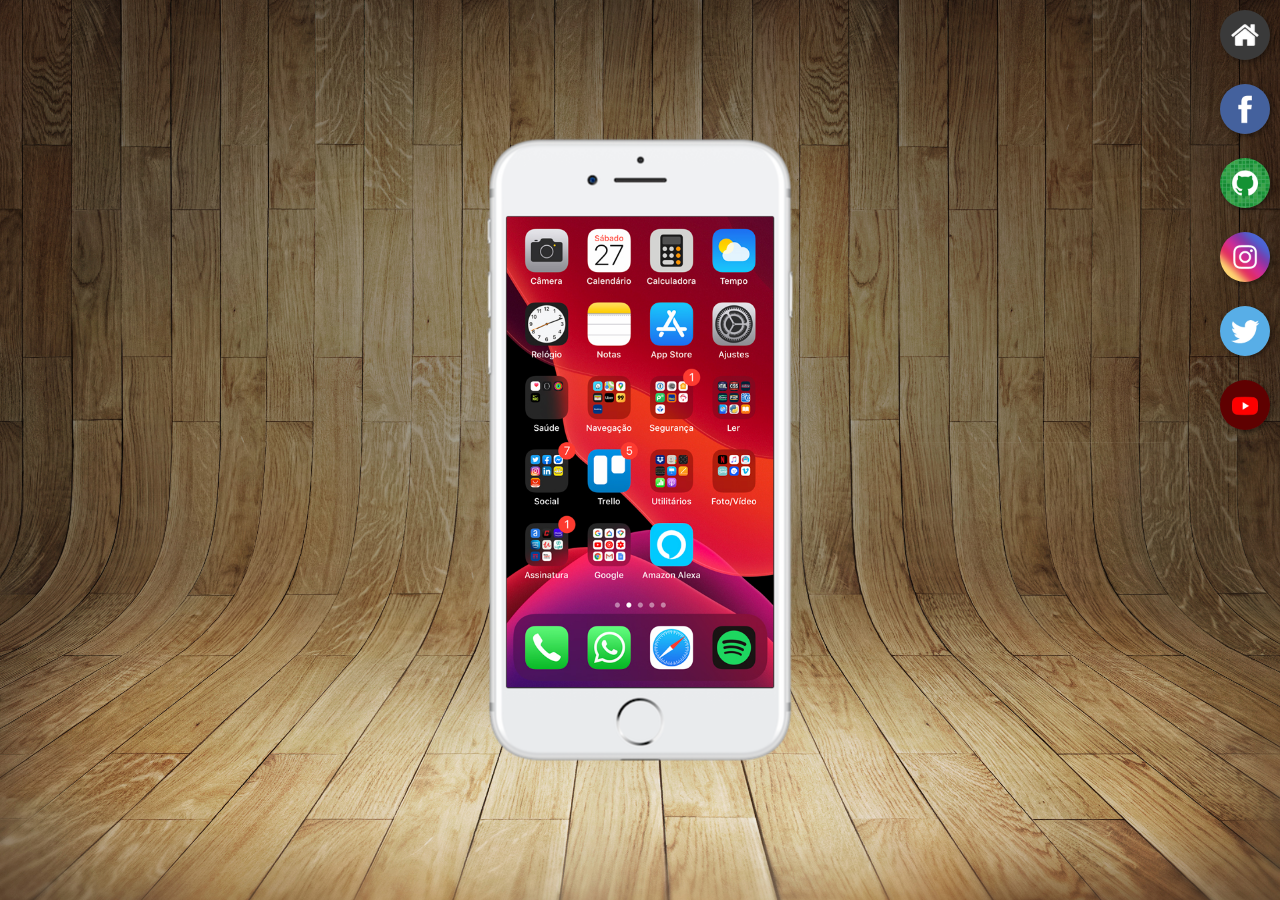
<file: index.html>
<!DOCTYPE html>
<html lang="pt-br">
<head>
    <meta charset="UTF-8">
    <meta http-equiv="X-UA-Compatible" content="IE=edge">
    <meta name="viewport" content="width=device-width, initial-scale=1.0">
    <title>Projeto Social</title>
    <link rel="shortcut icon" href="daz.ico.ico" type="image/x-icon">
    <link rel="stylesheet" href="estilo/estilo.css">
</head>
<body>
    <main>
        <section id="telefone">
            <iframe src="home.html" name="tela" id="tela"   frameborder="0">
                Seu navegador nao é compatível com isso.
            </iframe>

        </section>
        <section id="redes-sociais">
            <a href="home.html" target="tela"><img src="imagens/logo-home.jpg" alt="Home"></a><br>
            <a href="facebook.html" target="tela"><img src="imagens/logo-facebook.jpg" alt="Facebook"></a><br>
            <a href="git.html" target="tela"><img src="imagens/logo-github.jpg" alt="Github"></a><br>
            <a href="instagram.html" target="tela"><img src="imagens/logo-instagram.jpg" alt="Instagram"></a><br>
            <a href="twiter.html" target="tela"><img src="imagens/logo-twitter.jpg" alt="Twitter">
            </a><br>
            <a href="youtube.html" target="tela"><img src="imagens/logo-youtube.jpg" alt="Youtube"></a>

        </section>
    </main>
</body>
</html>
</file>
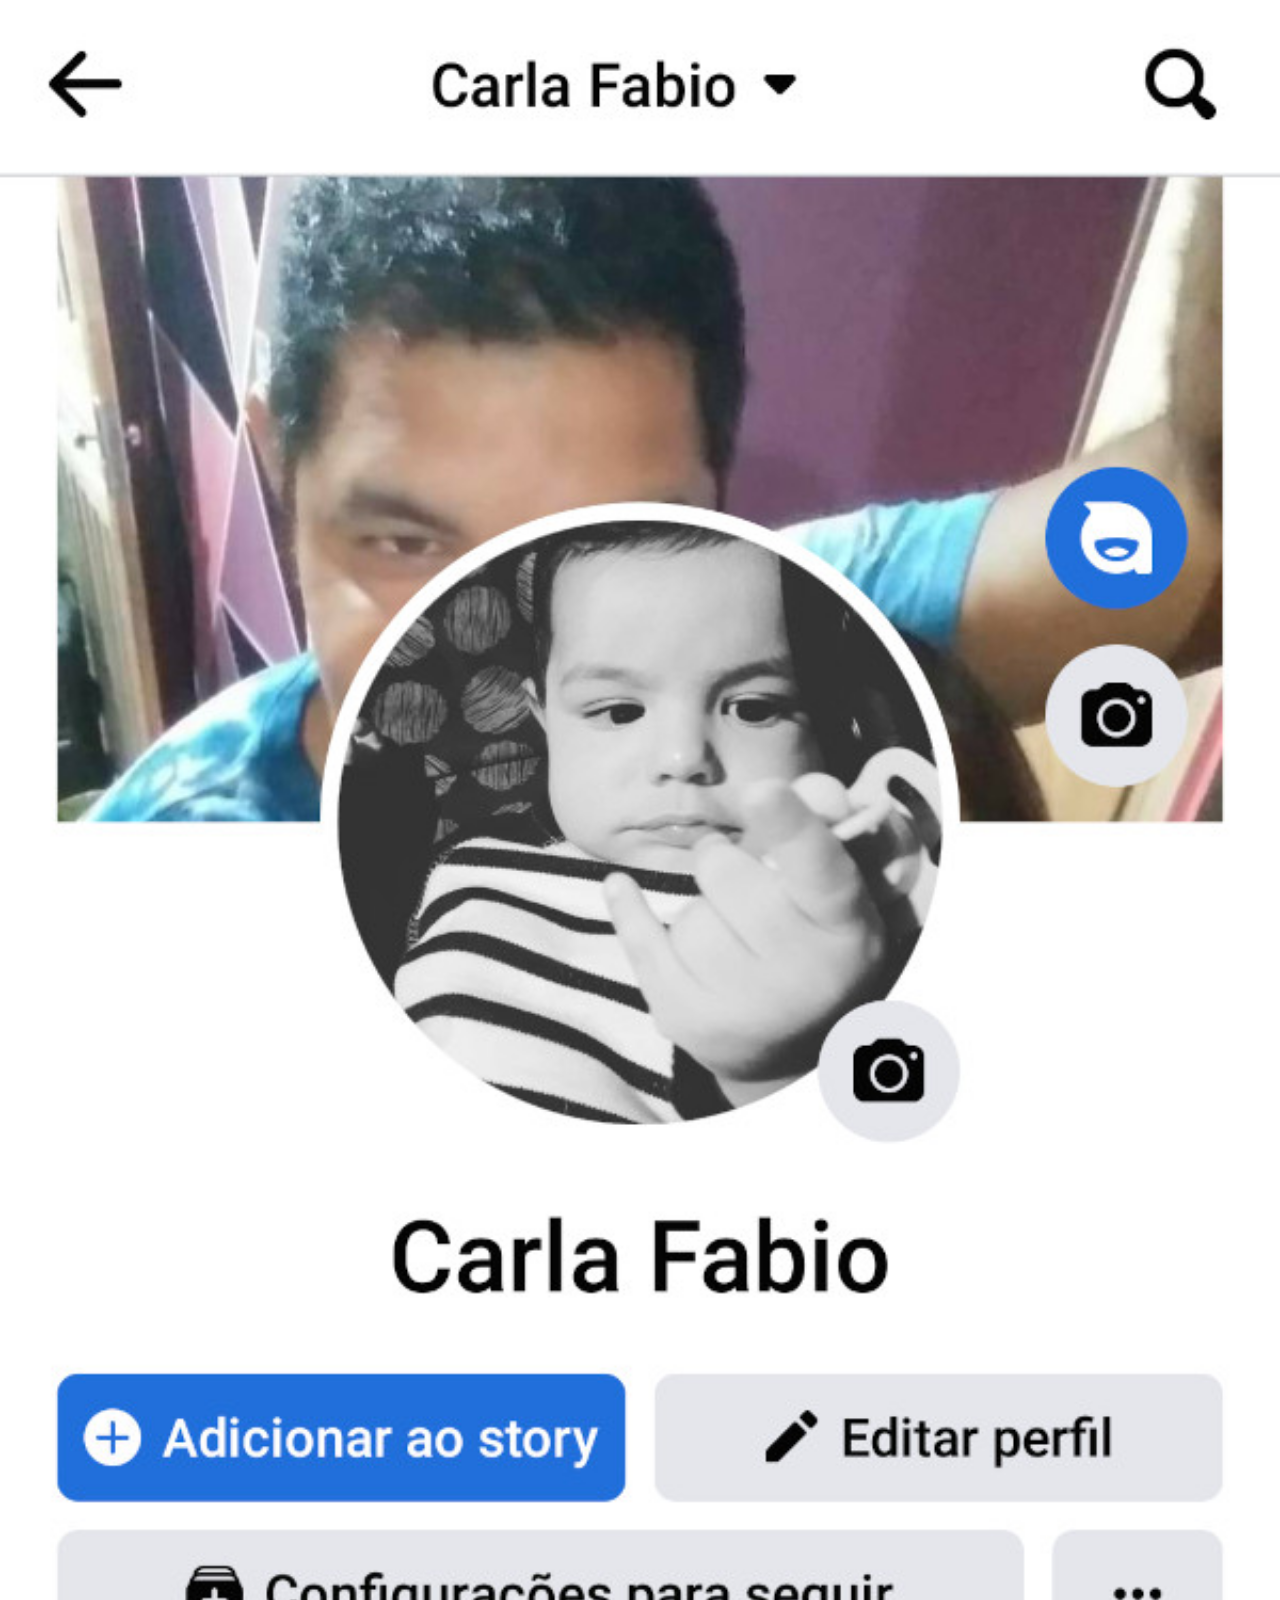
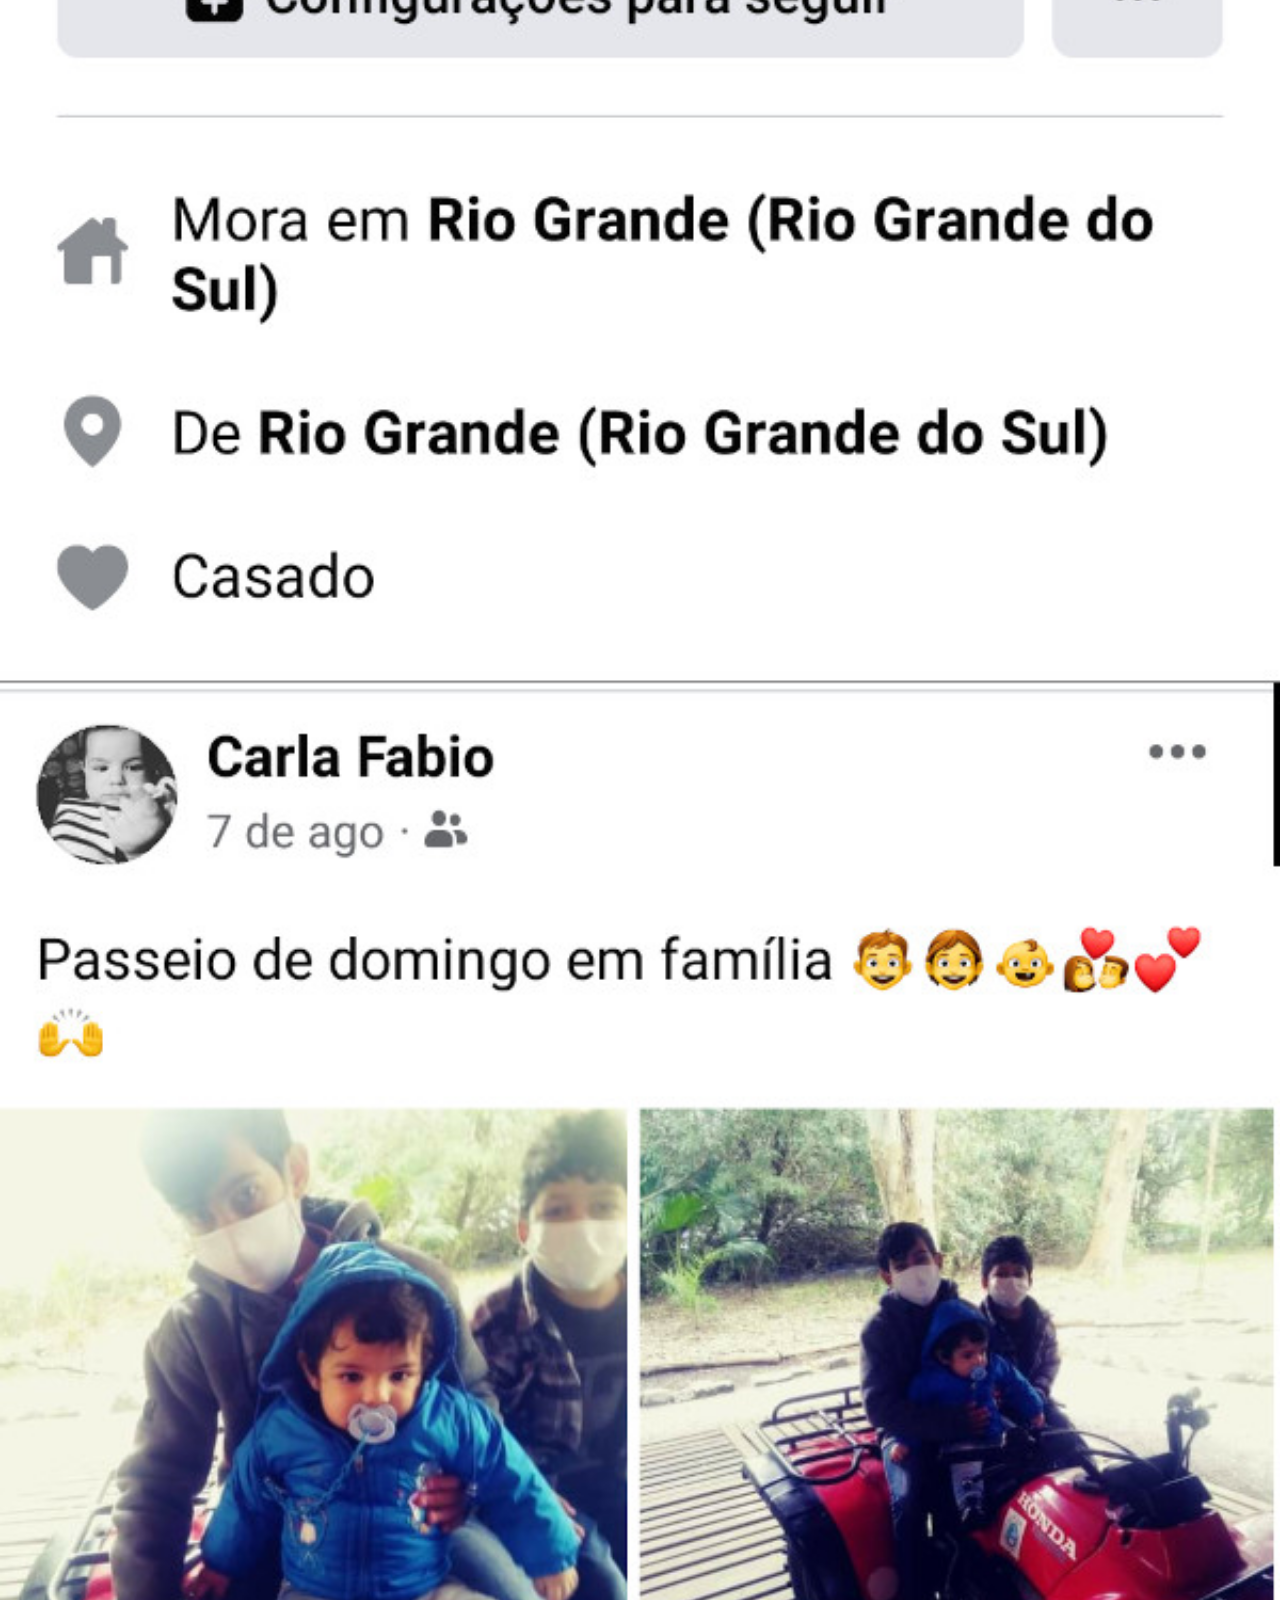
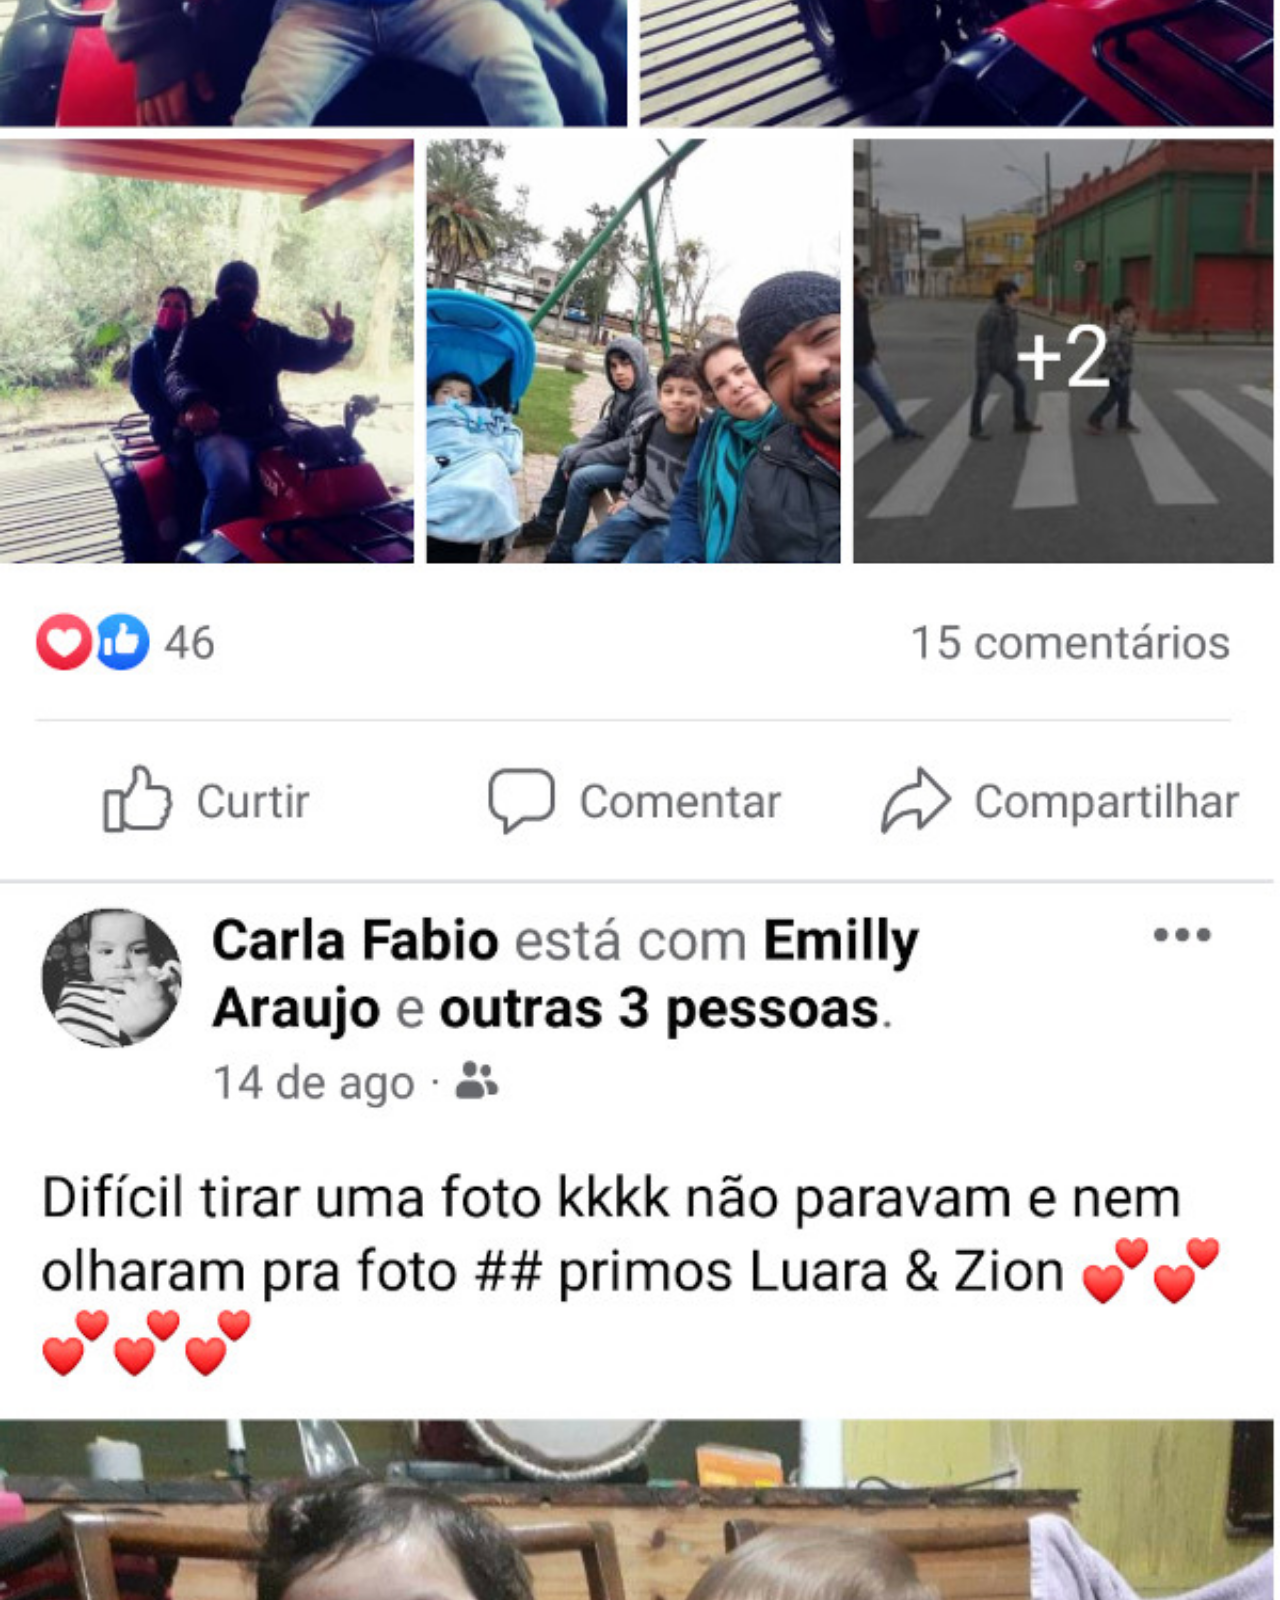
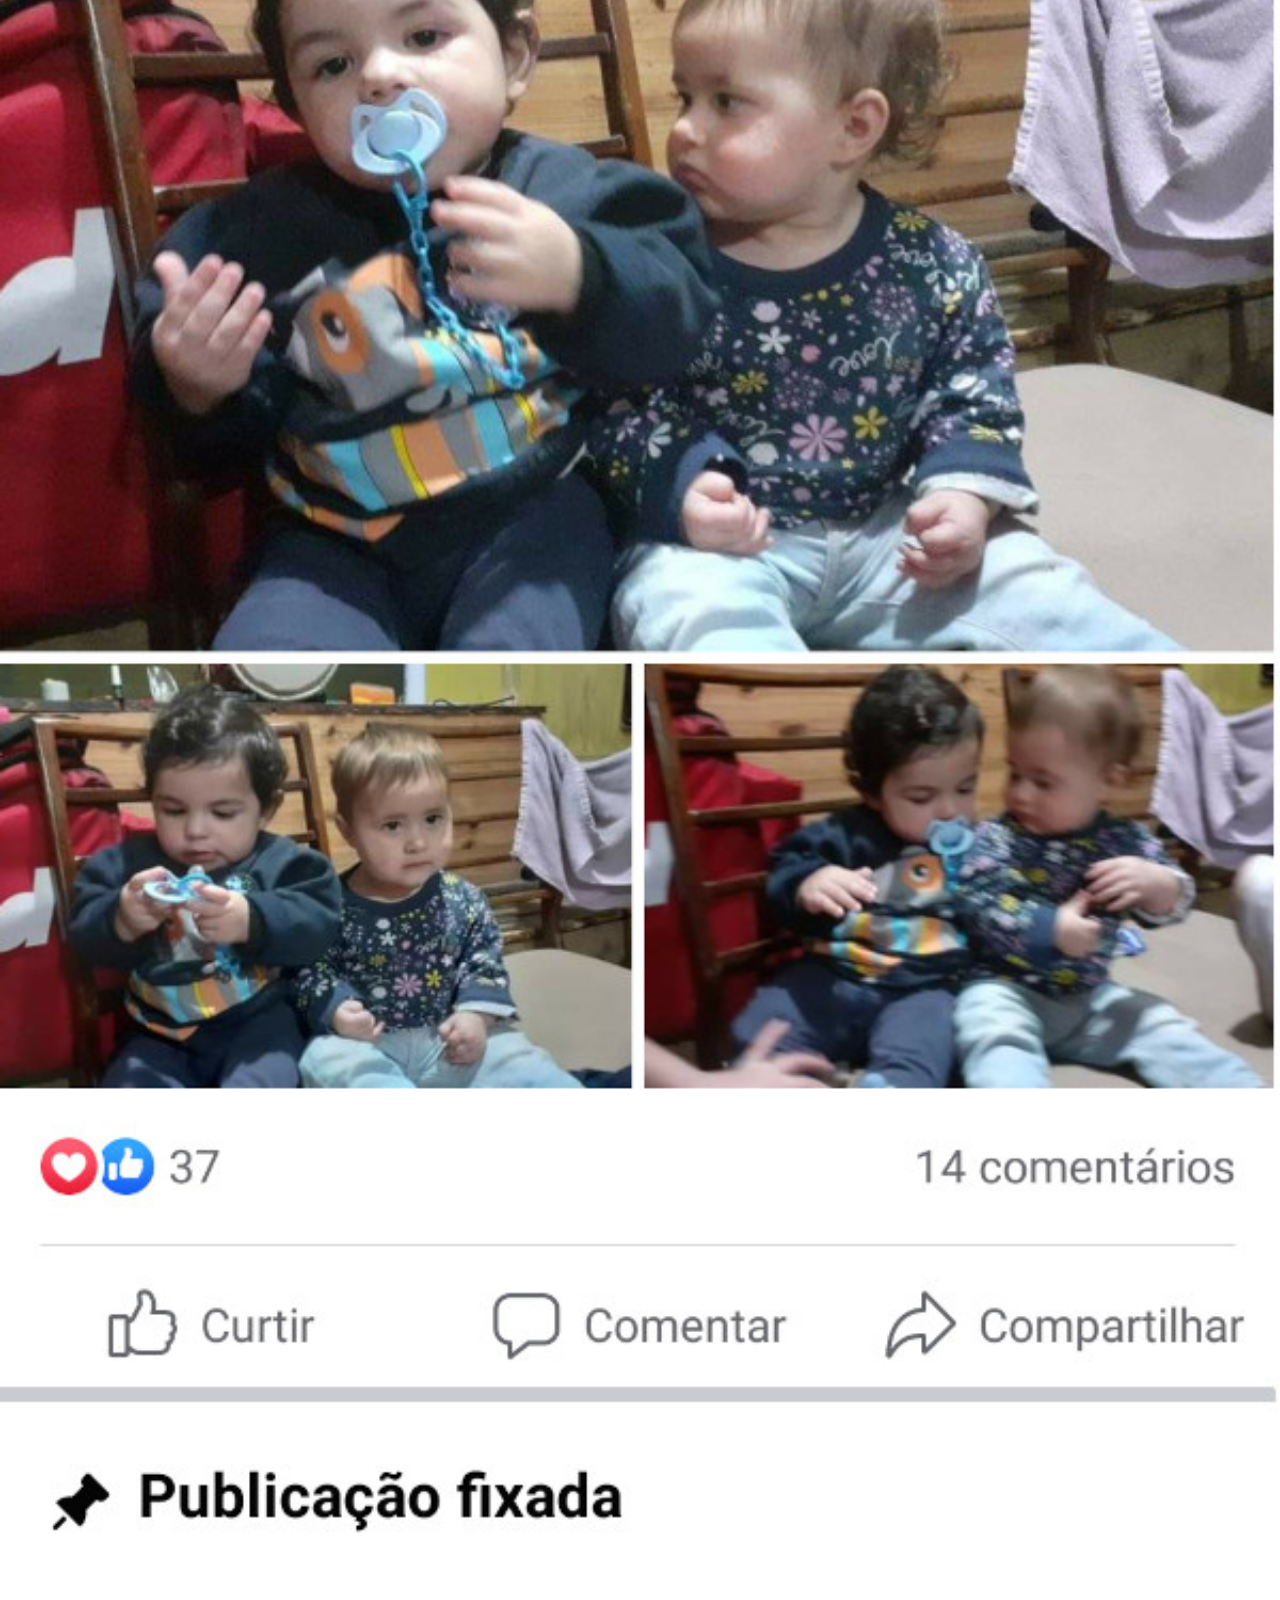
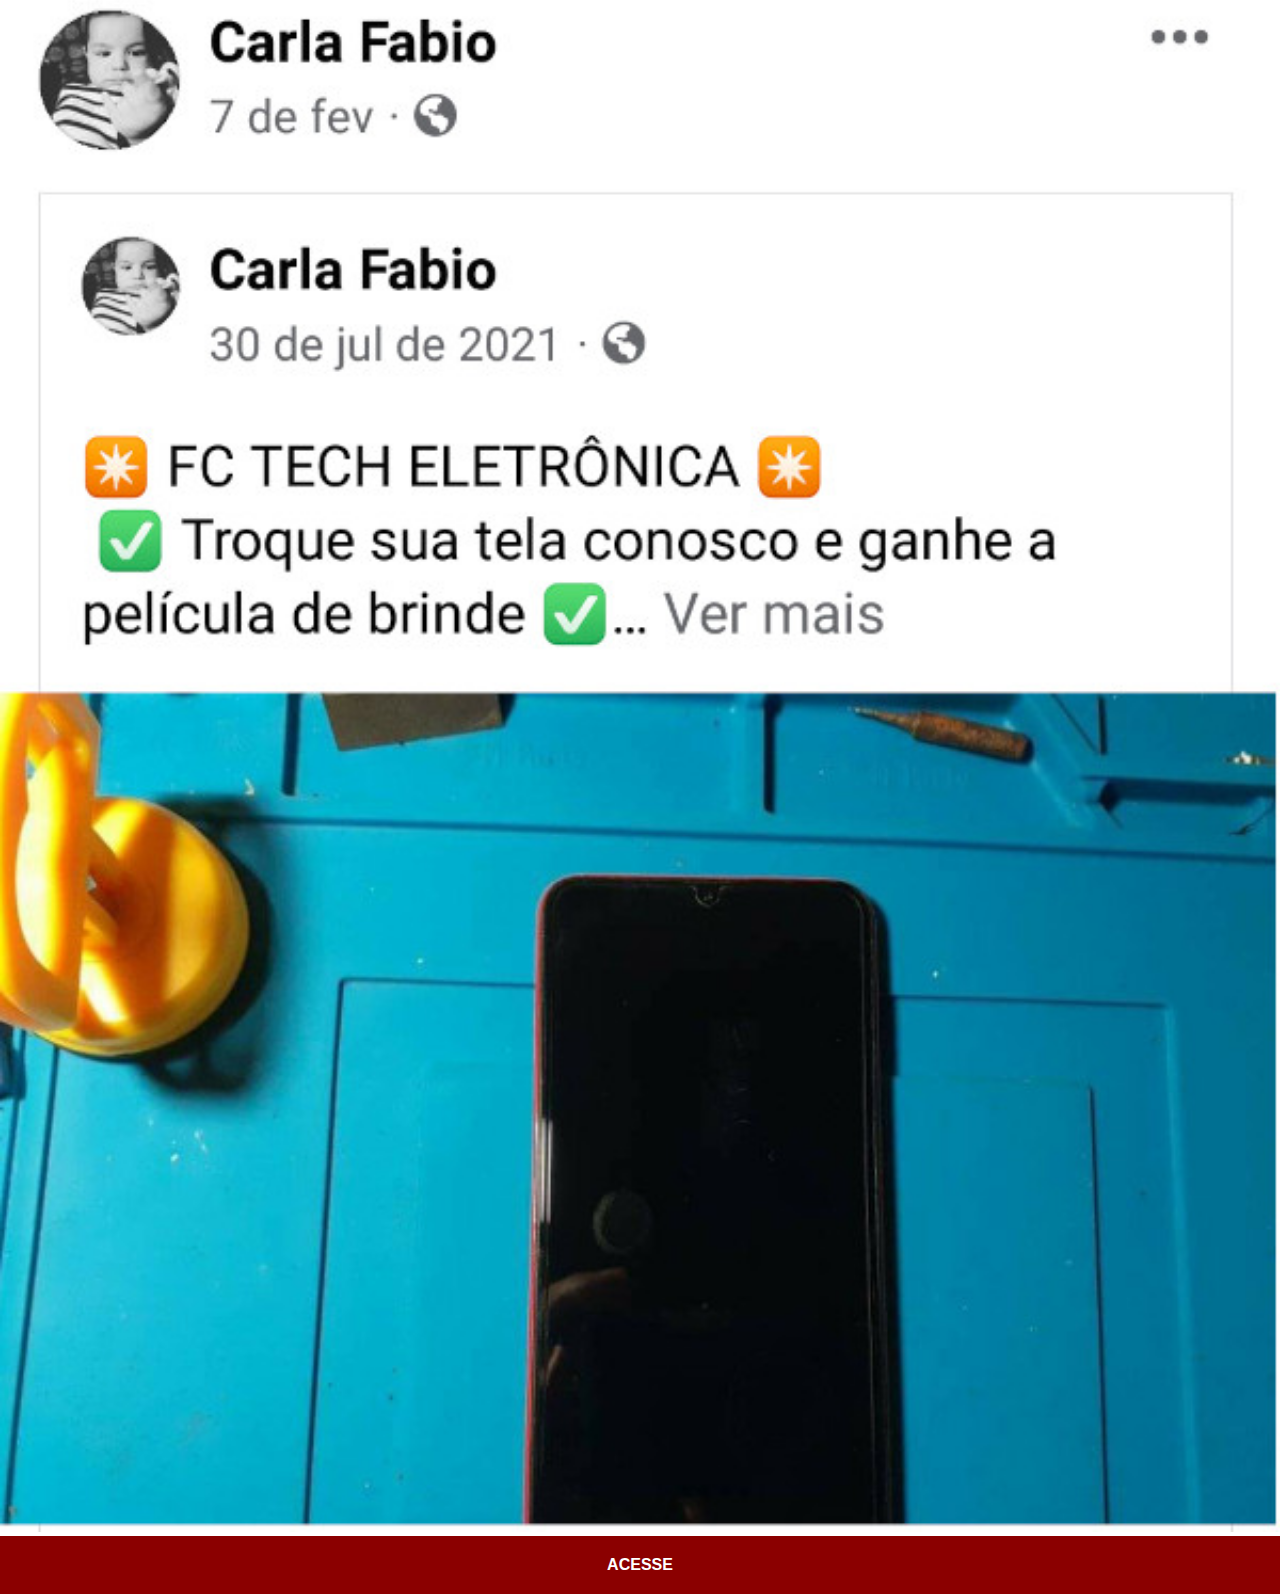
<file: facebook.html>
<!DOCTYPE html>
<html lang="en">
<head>
    <meta charset="UTF-8">
    <meta http-equiv="X-UA-Compatible" content="IE=edge">
    <meta name="viewport" content="width=device-width, initial-scale=1.0">
    <title>Facebook</title>
    <link rel="stylesheet" href="estilo/social.css">
</head>
<body>
    <img src="imagens/facemeu.jpg" alt="Facebook">
    <a href="https://www.facebook.com/carla.fabio.509" target="blank">ACESSE</a>
</body>
</html>
</file>
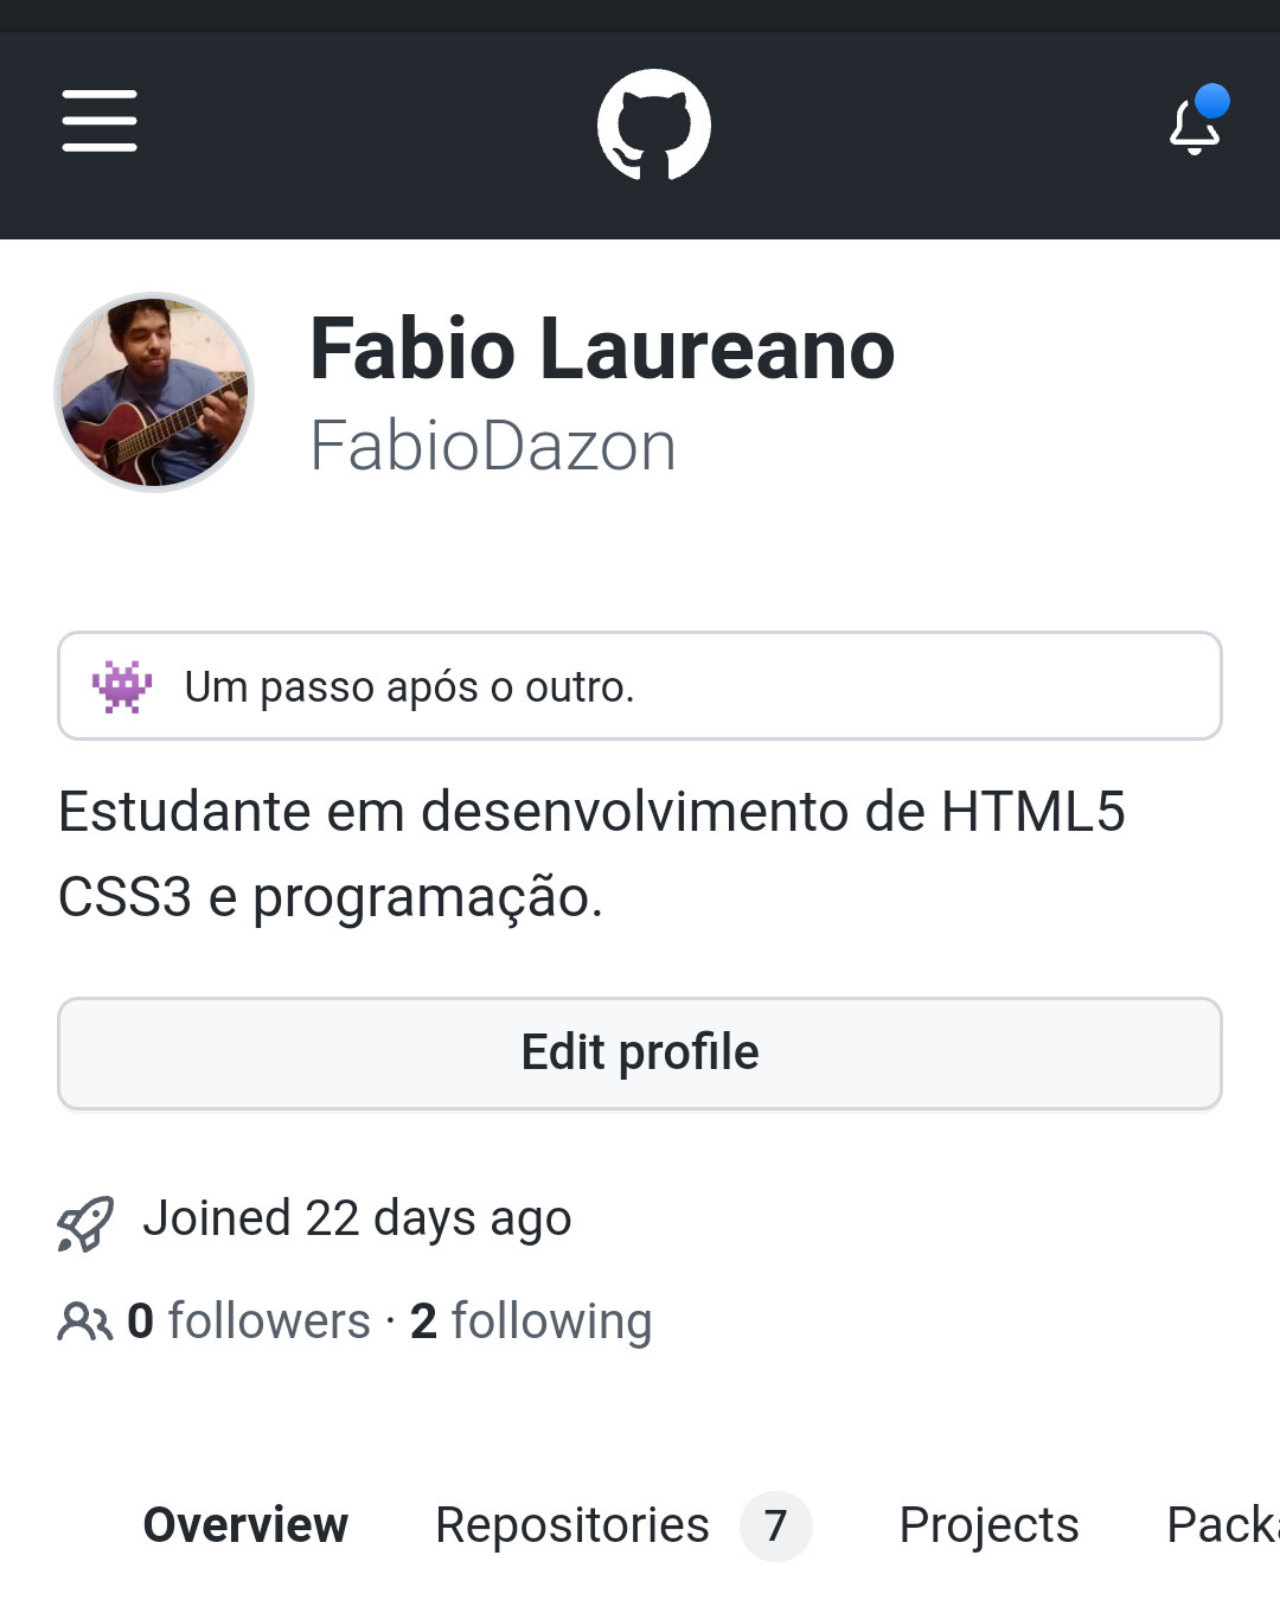
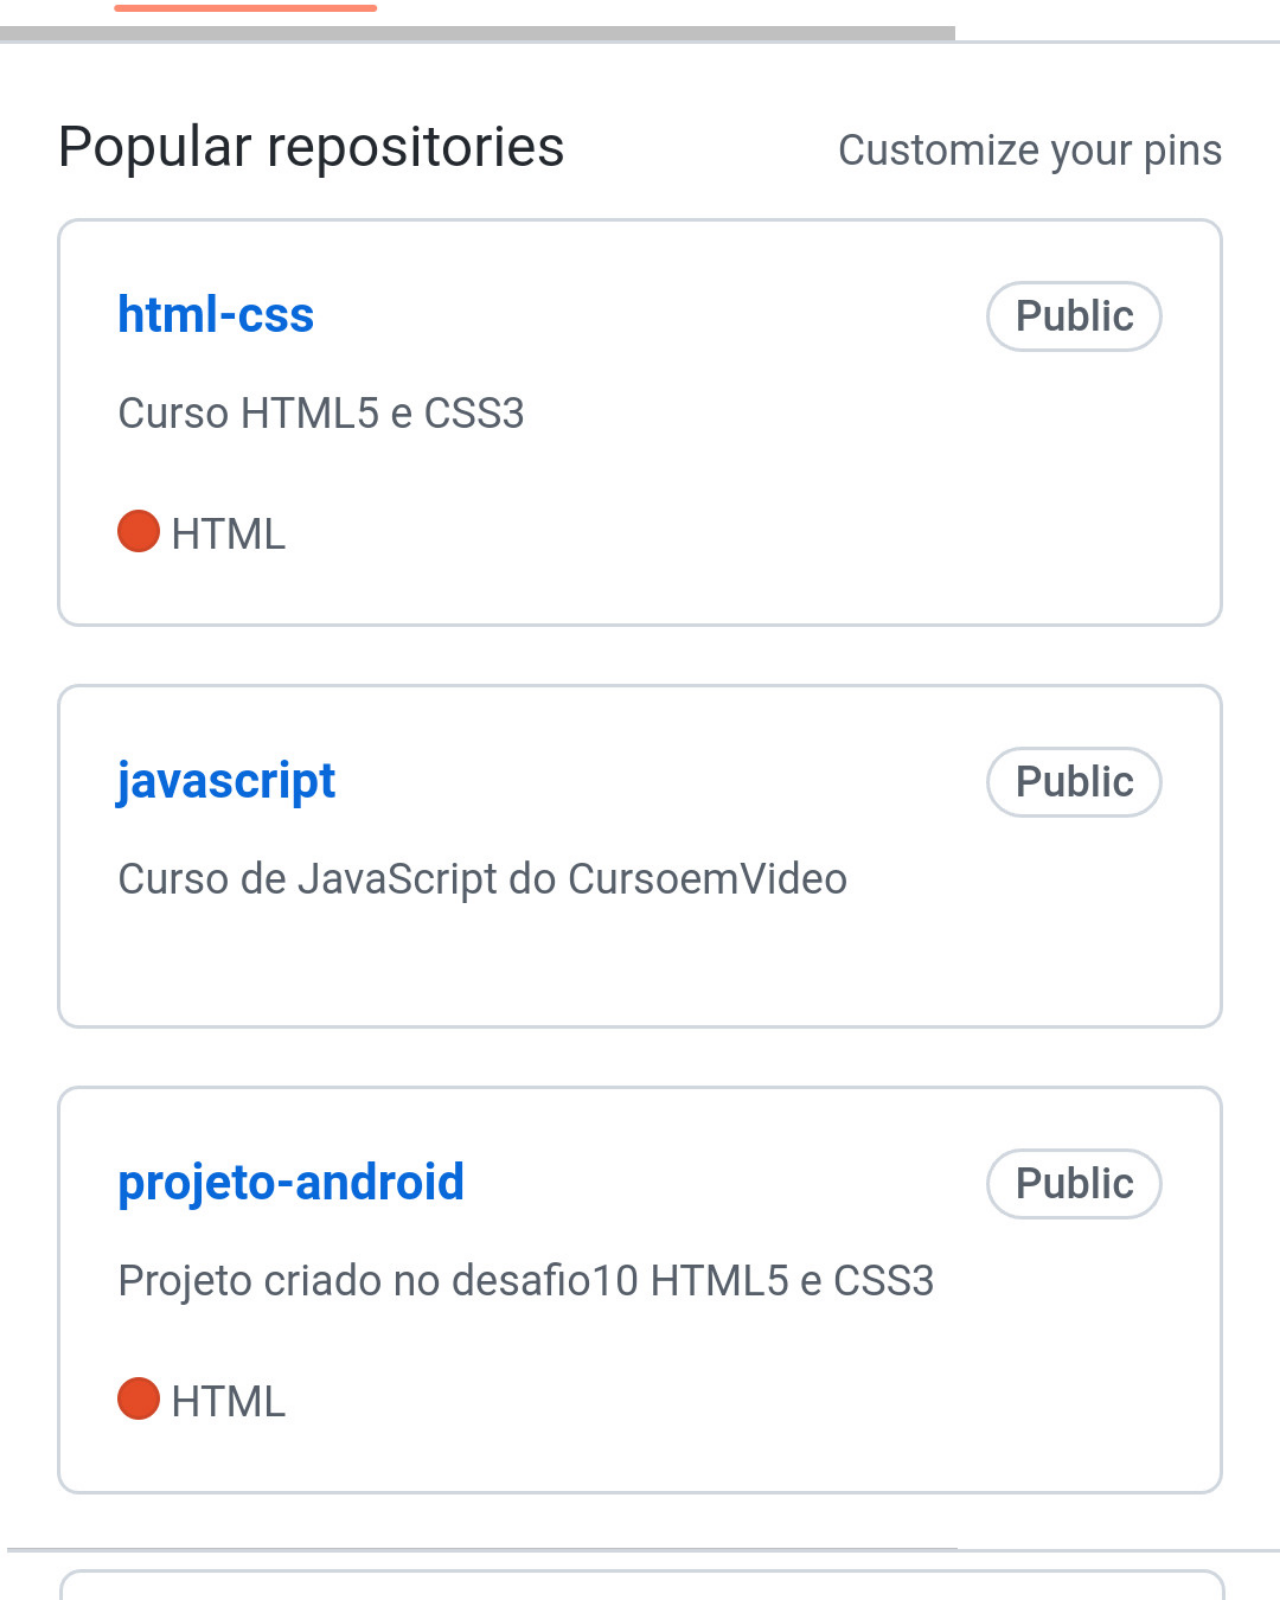
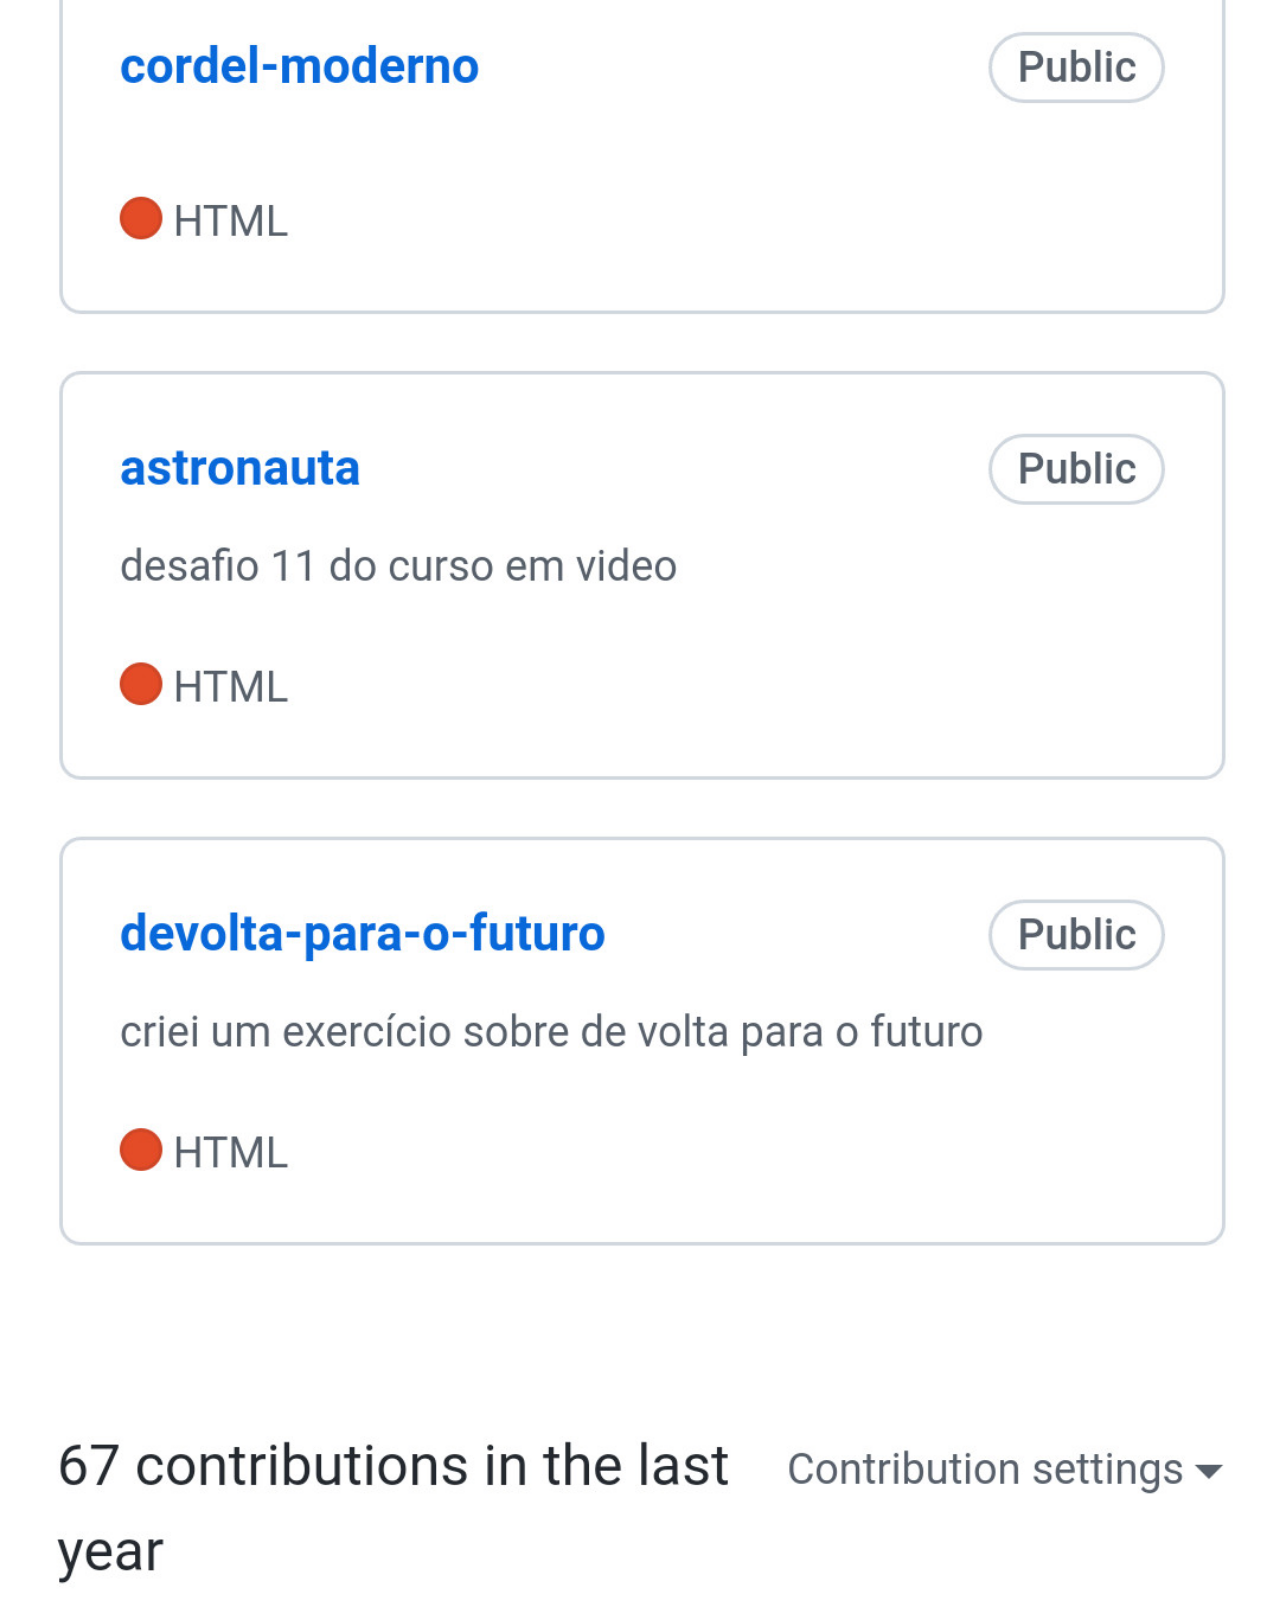
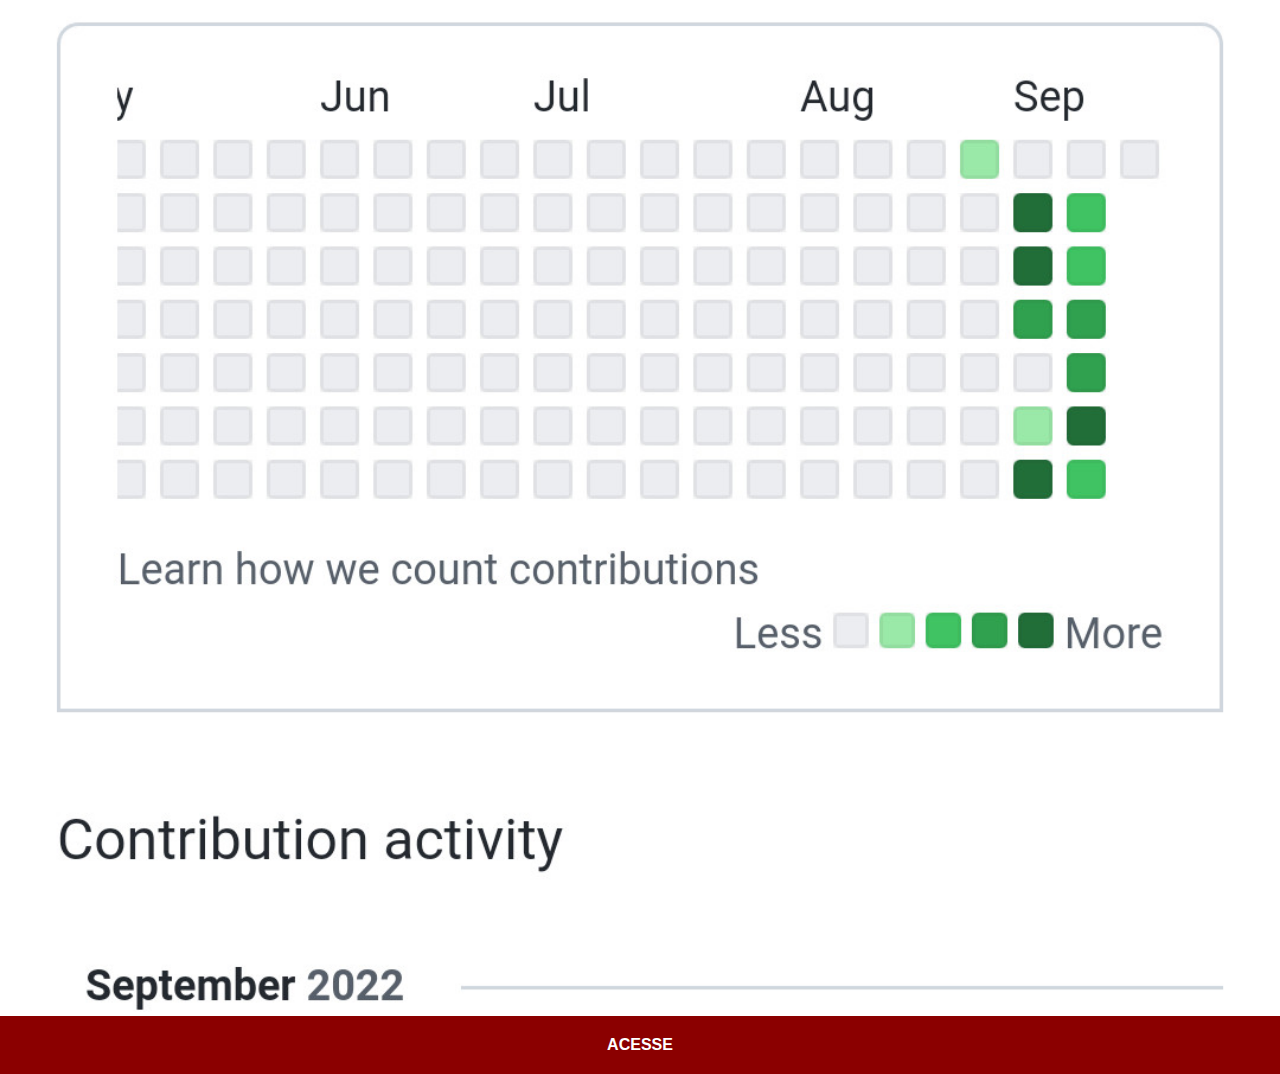
<file: git.html>
<!DOCTYPE html>
<html lang="pt-br">
<head>
    <meta charset="UTF-8">
    <meta http-equiv="X-UA-Compatible" content="IE=edge">
    <meta name="viewport" content="width=device-width, initial-scale=1.0">
    <title>GitHub</title>
    <link rel="stylesheet" href="estilo/social.css">
</head>
<body>
    <img src="imagens/gitmeu.jpg" alt="GitHub">
    <a href="https://github.com/FabioDazon?tab=repositories" target="_blank">ACESSE</a>
</body>
</html>
</file>
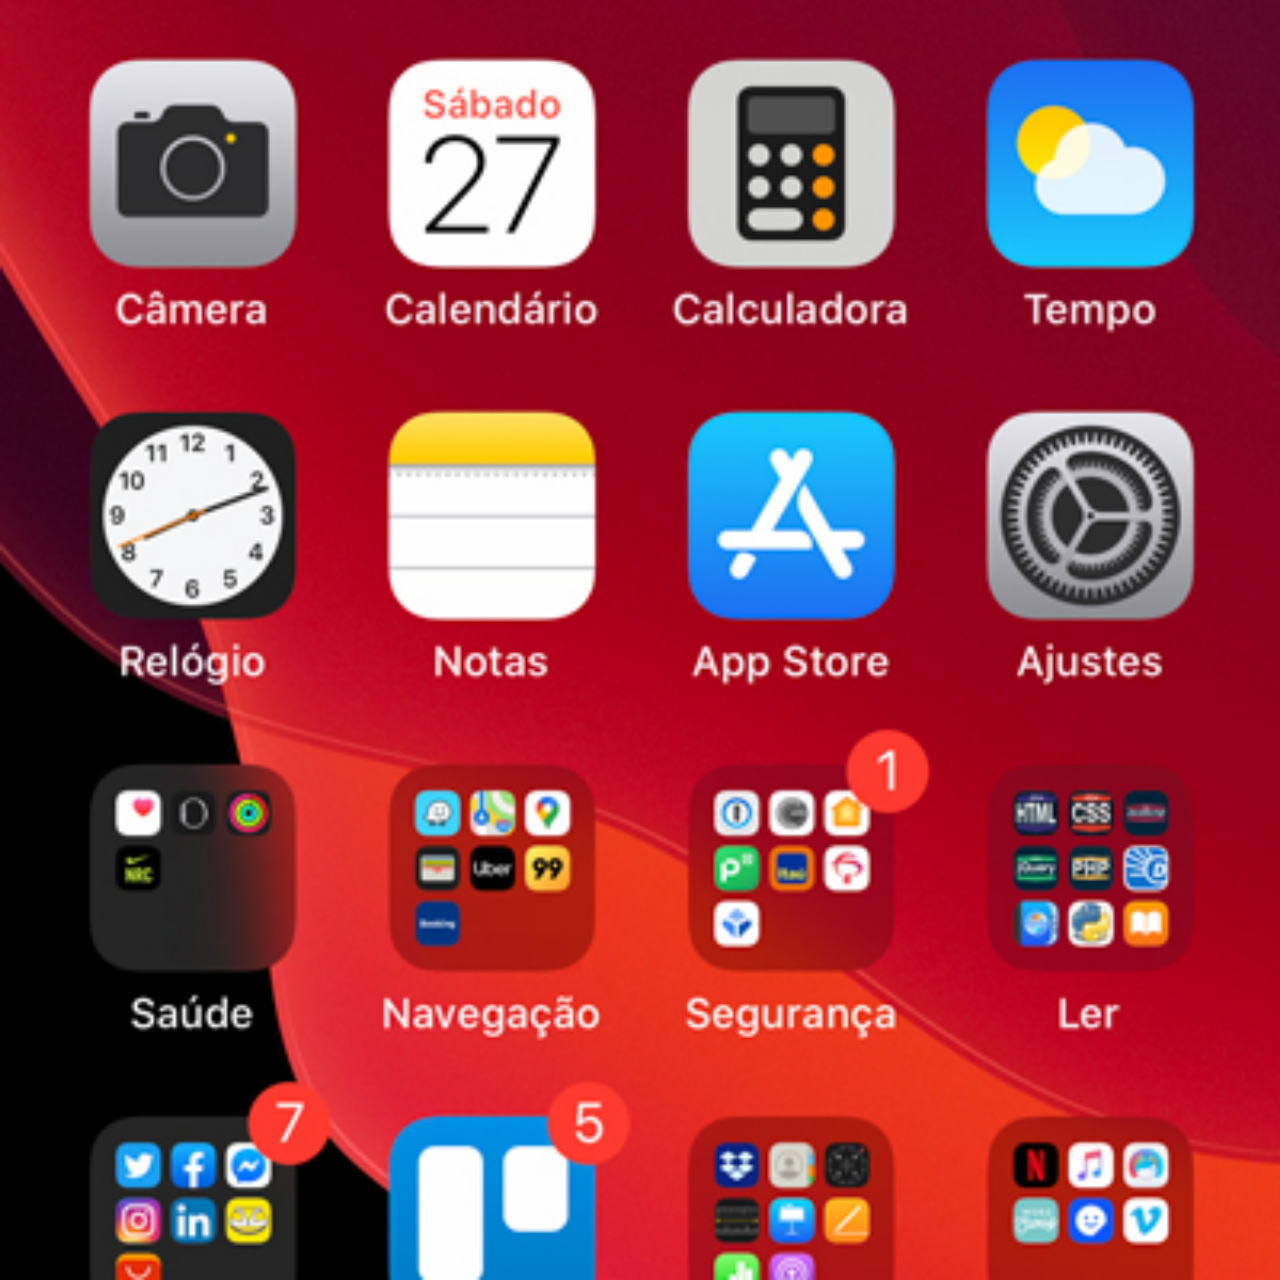
<file: home.html>
<!DOCTYPE html>
<html lang="pt-br">
<head>
    <meta charset="UTF-8">
    <meta http-equiv="X-UA-Compatible" content="IE=edge">
    <meta name="viewport" content="width=device-width, initial-scale=1.0">
    <title>Home</title>
    <style>
        *{
            margin: 0px;
            padding: 0px;
        }
        body{
            width: 100vw;
            height: 100vw;
            background: black url('imagens/tela-home.jpg') no-repeat  top center ;
            background-size: cover;
            

        }
    </style>
</head>
<body>
    
</body>
</html>
</file>
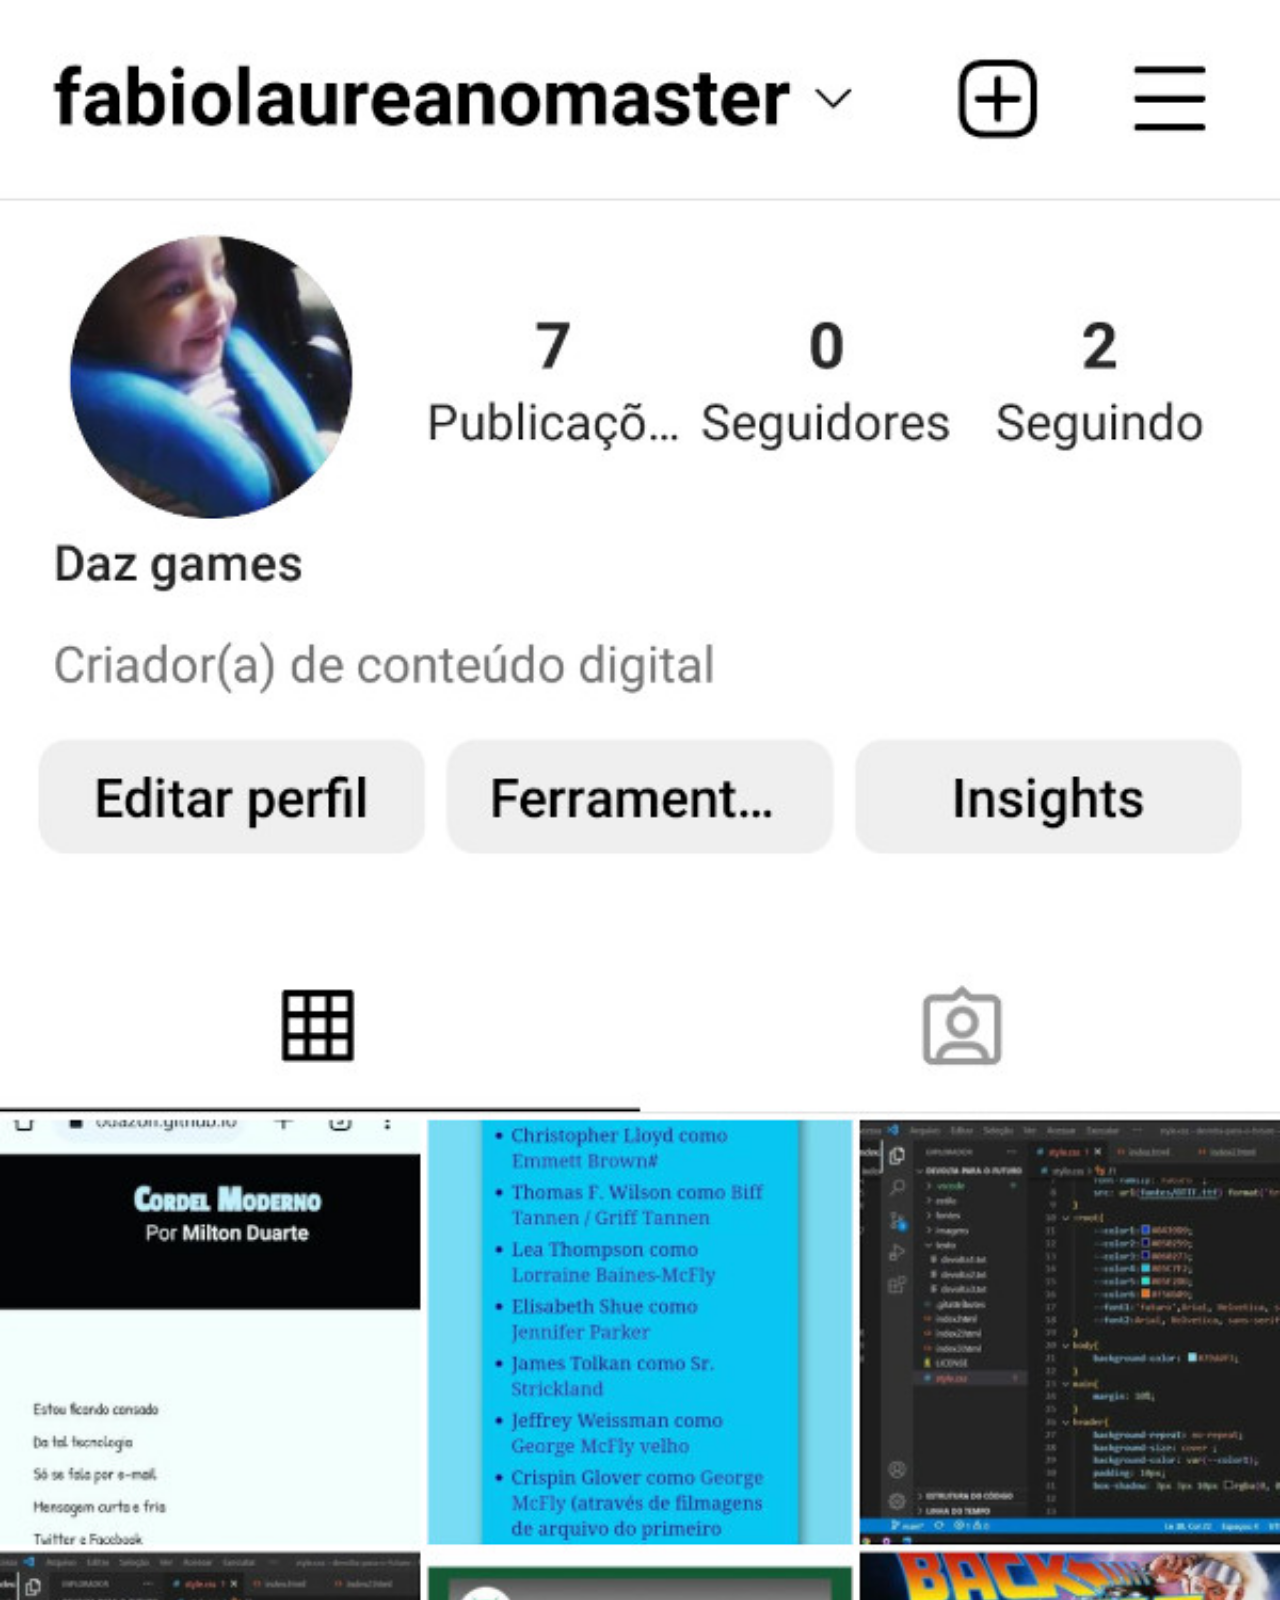
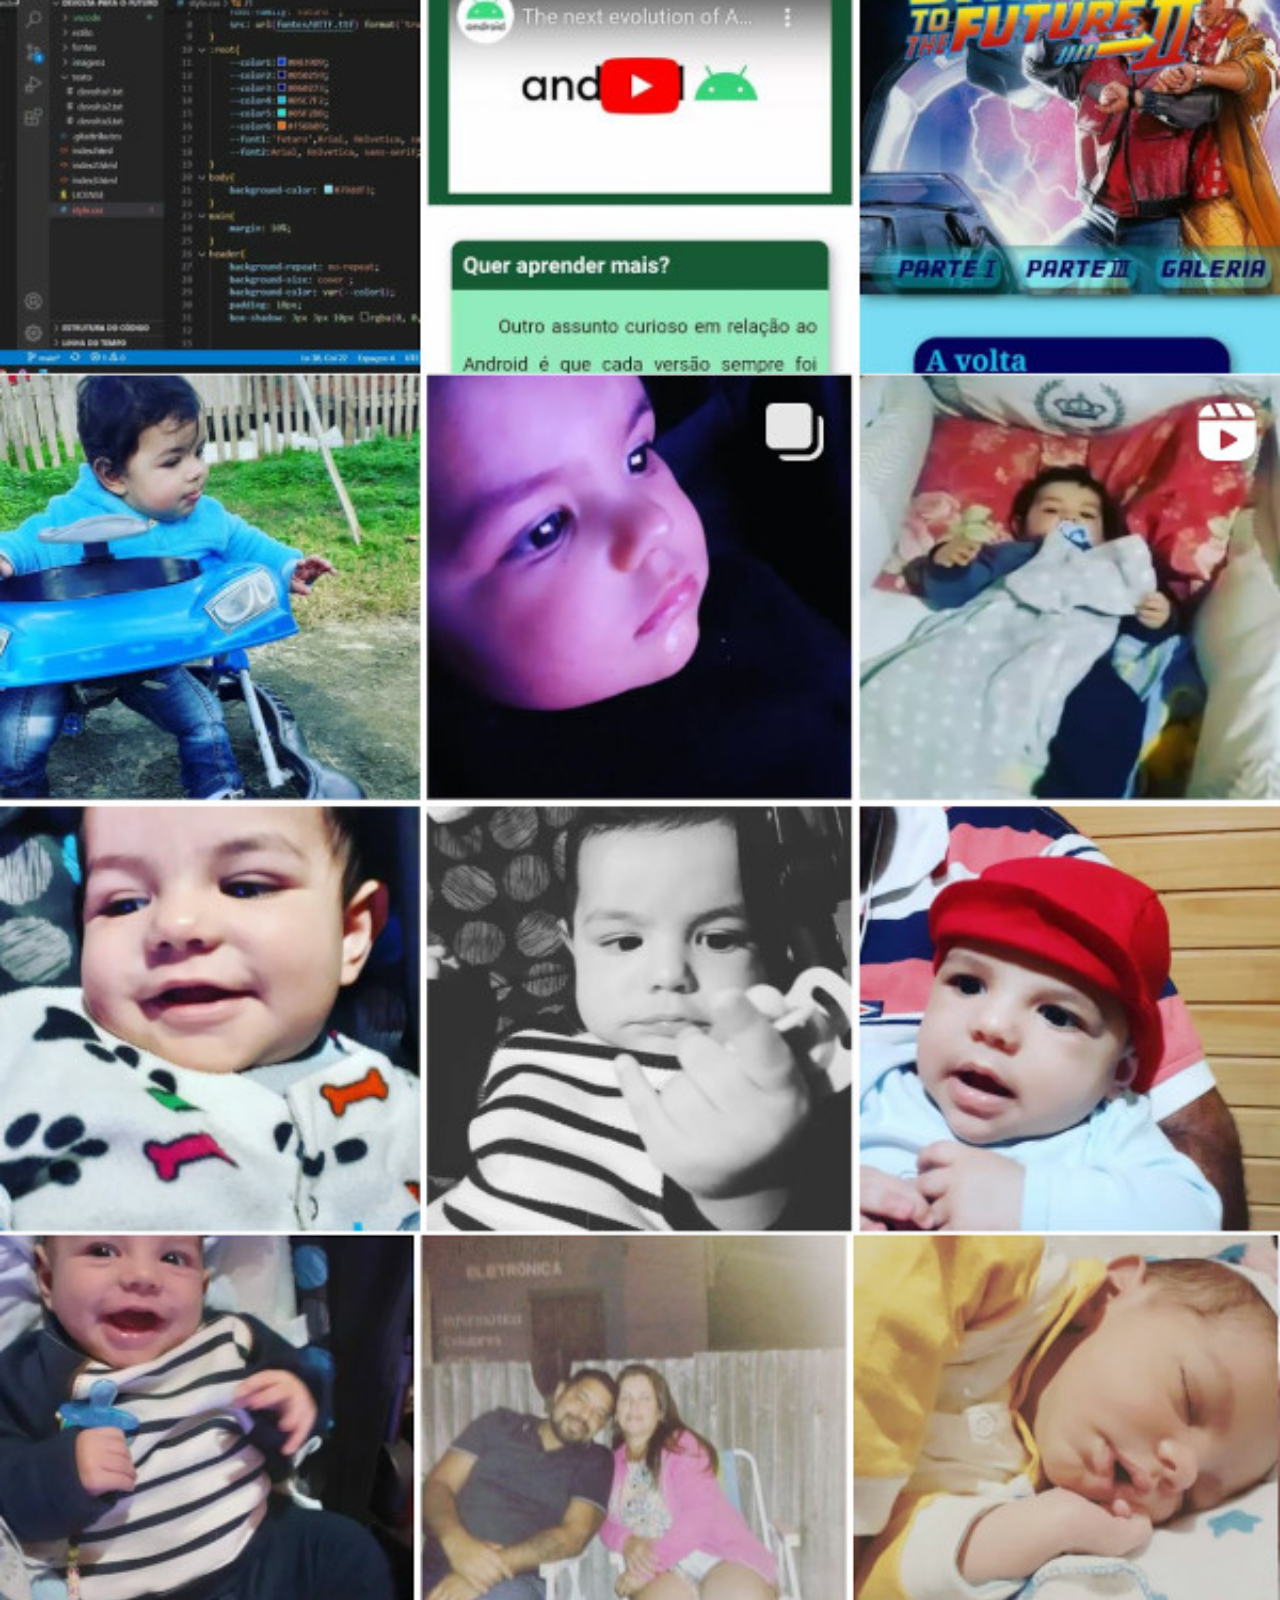
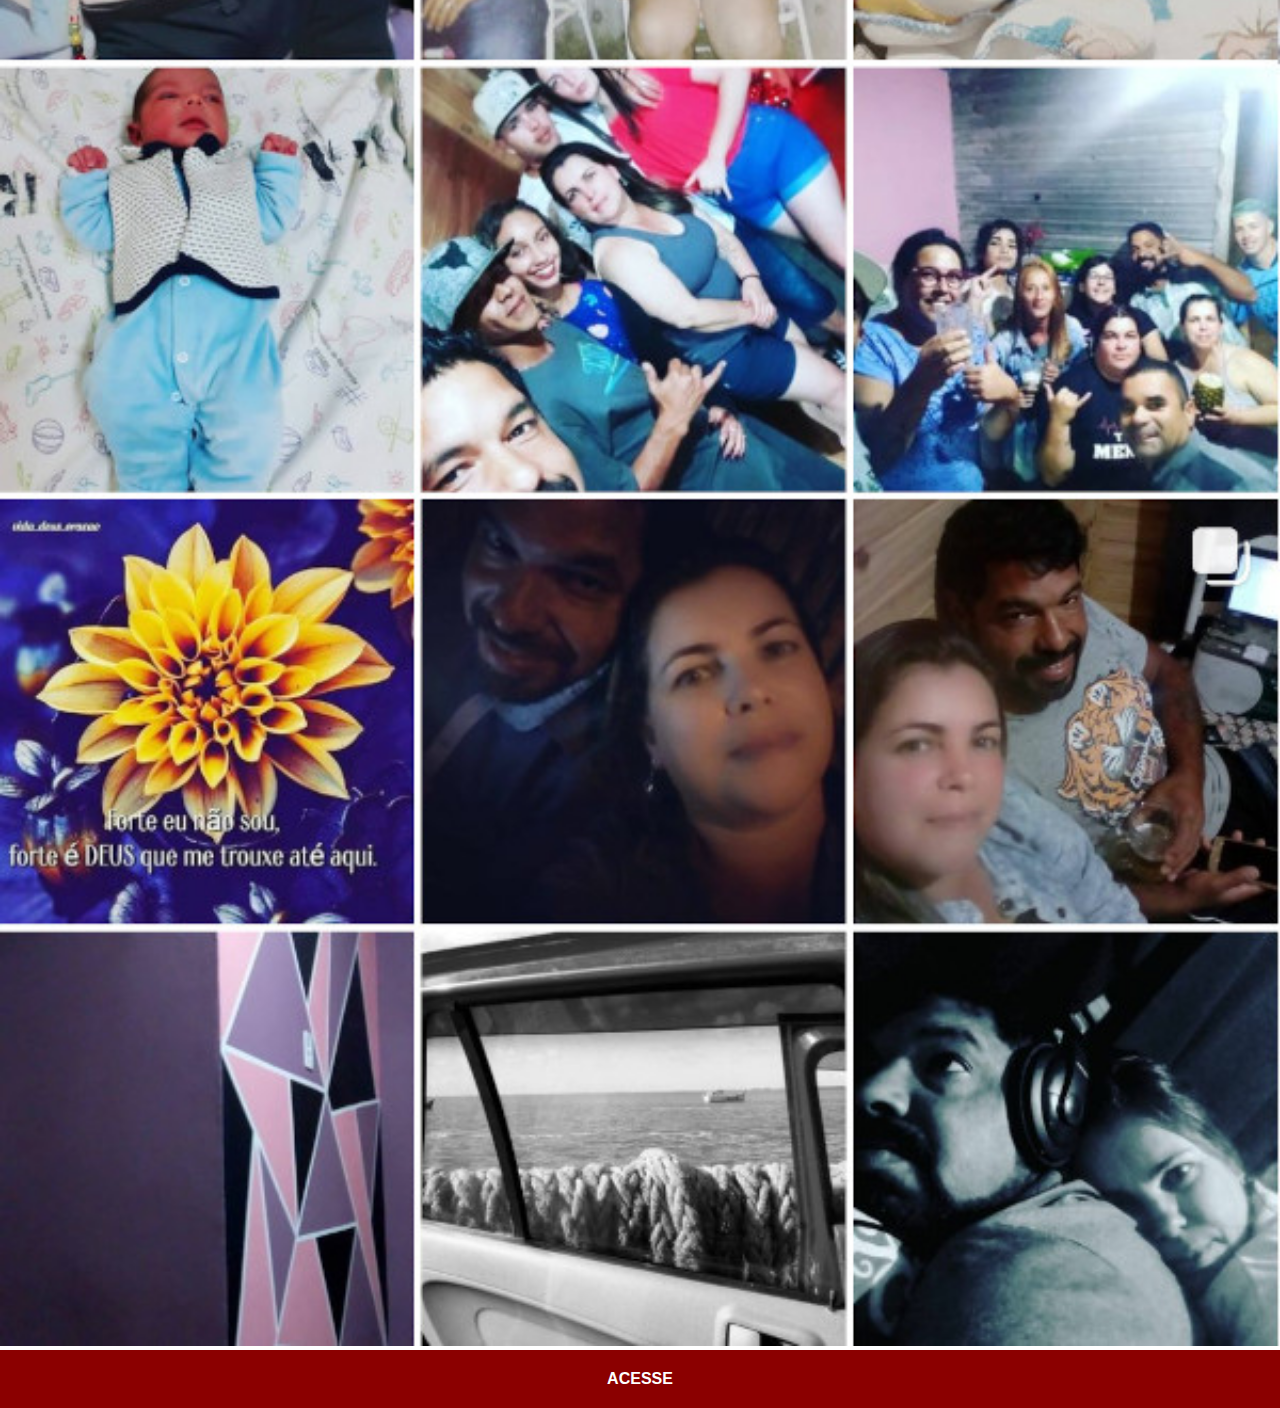
<file: instagram.html>
<!DOCTYPE html>
<html lang="pt-br">
<head>
    <meta charset="UTF-8">
    <meta http-equiv="X-UA-Compatible" content="IE=edge">
    <meta name="viewport" content="width=device-width, initial-scale=1.0">
    <title>Instagram</title>
    <link rel="stylesheet" href="estilo/social.css">
</head>
<body>
    <img src="imagens/instameu.jpg" alt="Instagram">
    <a href="https://www.instagram.com/dazondevmaster/" target="_blank">ACESSE</a>
</body>
</html>
</file>
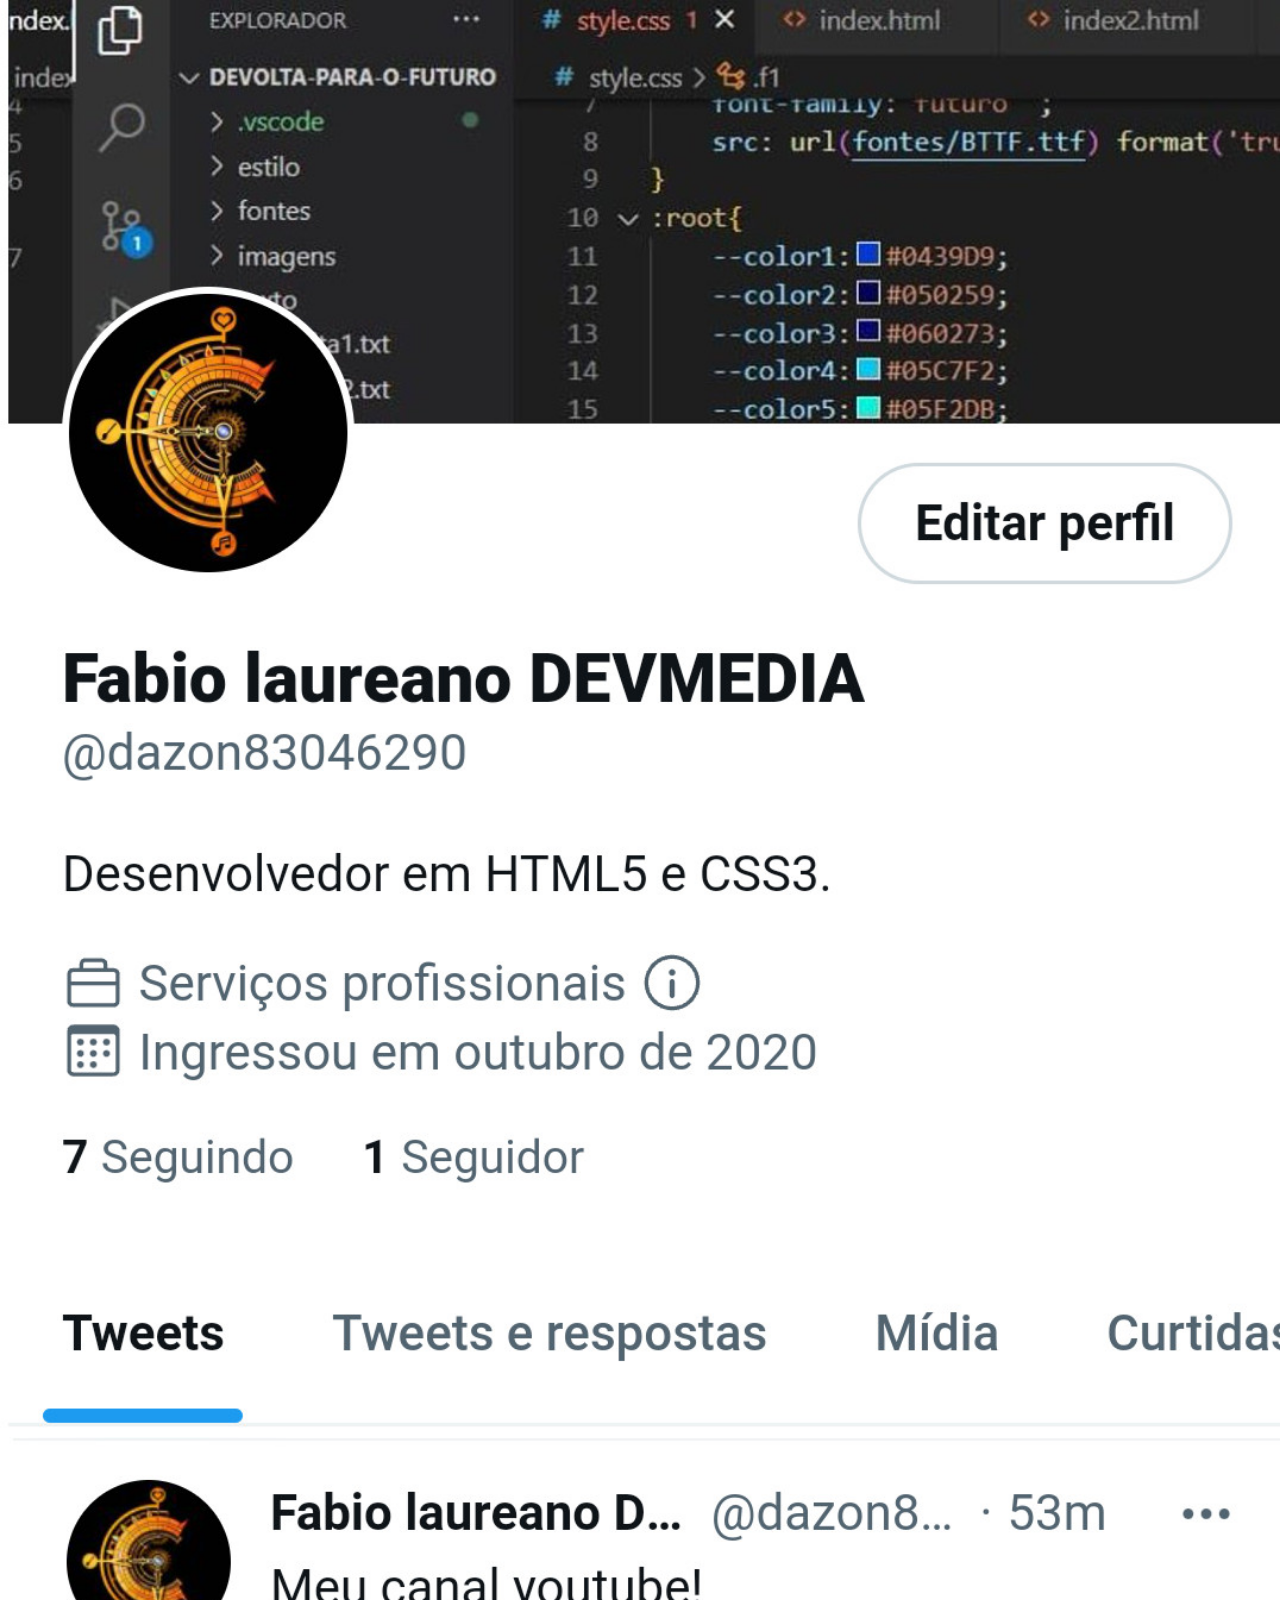
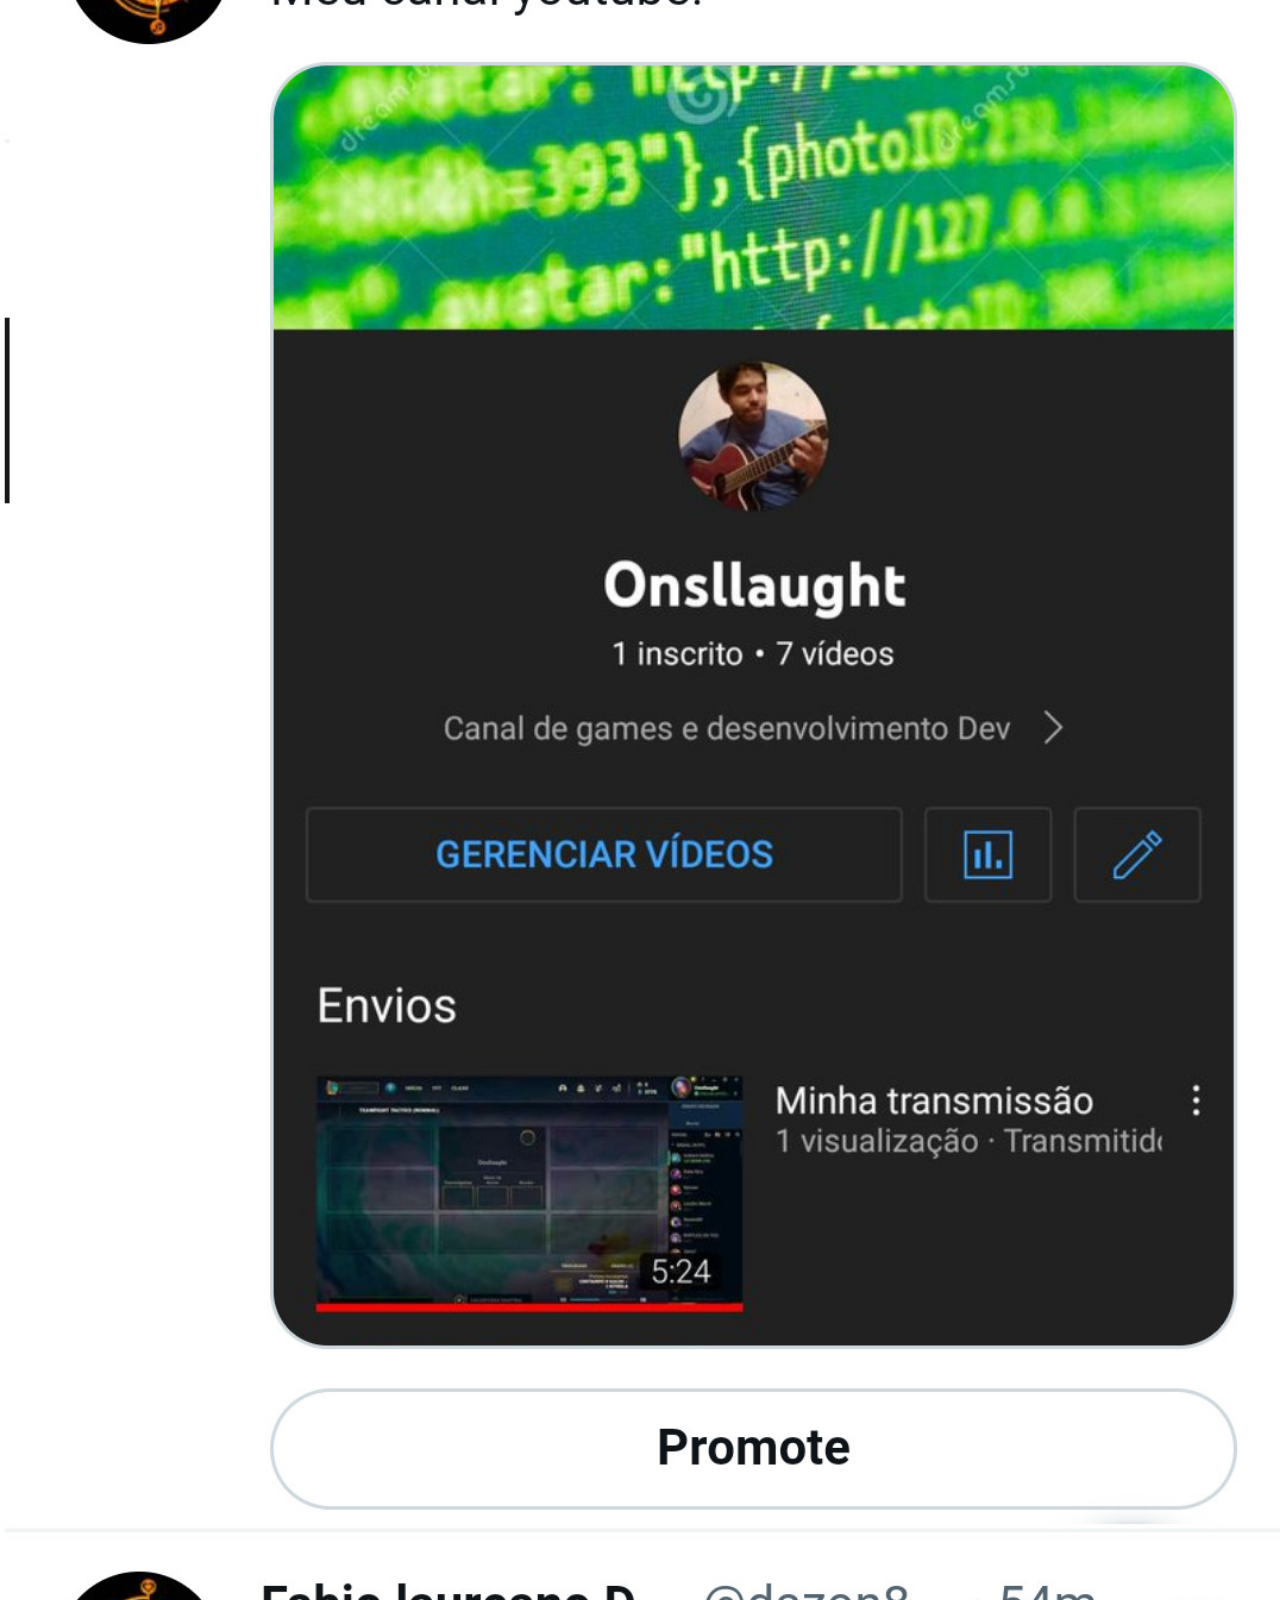
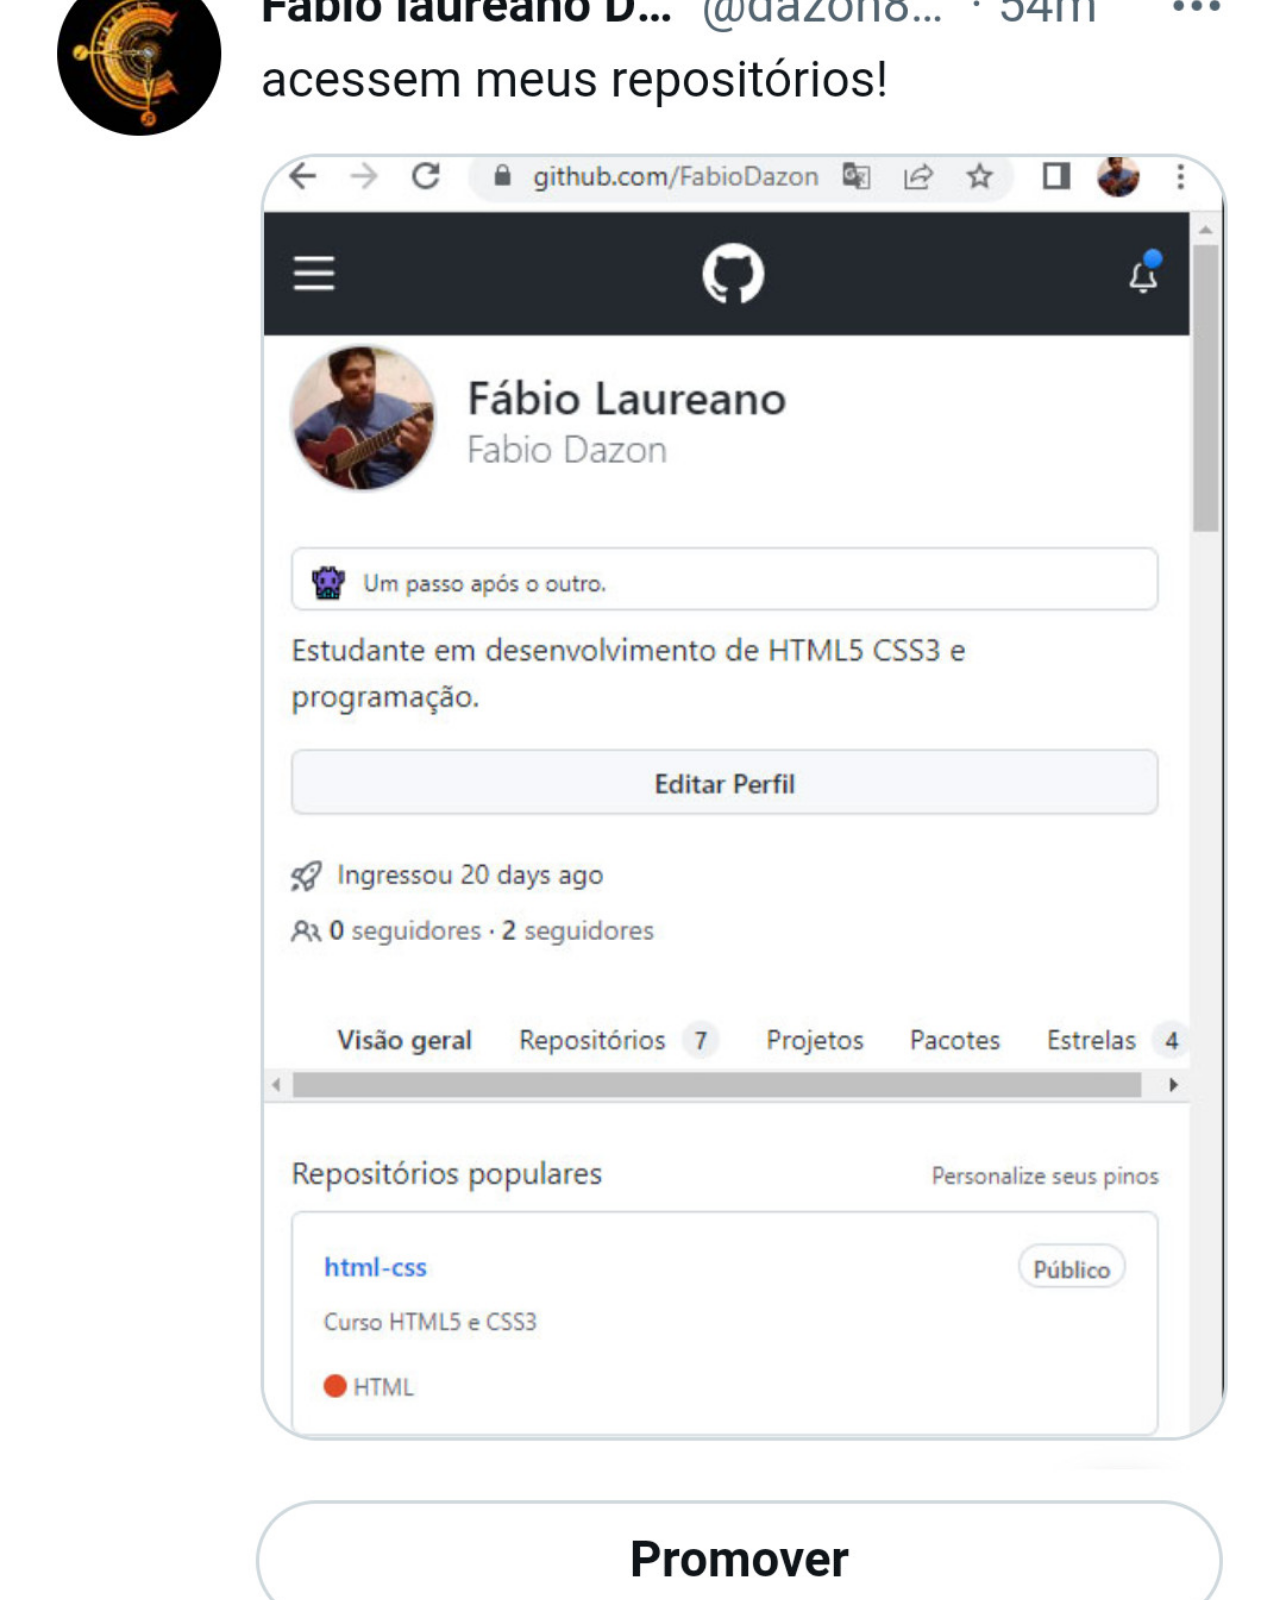
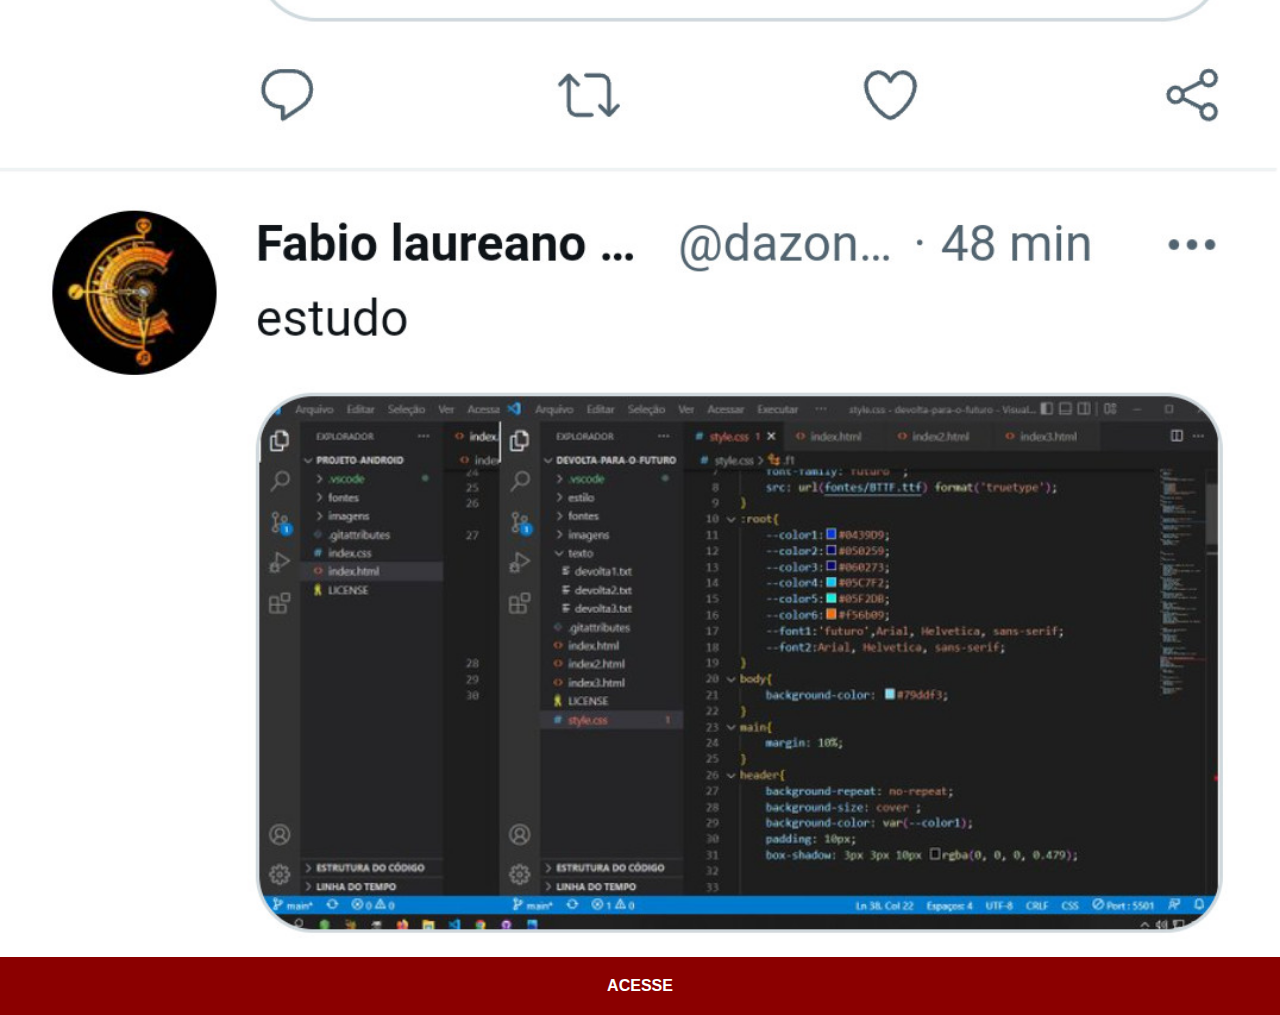
<file: twiter.html>
<!DOCTYPE html>
<html lang="pt-br">
<head>
    <meta charset="UTF-8">
    <meta http-equiv="X-UA-Compatible" content="IE=edge">
    <meta name="viewport" content="width=device-width, initial-scale=1.0">
    <title>Twitter</title>
    <link rel="stylesheet" href="estilo/social.css">
</head>
<body>
    <img src="imagens/twittermeu.jpg" alt="Twitter">
    <a href="https://twitter.com/dazon83046290" target="_blank">ACESSE</a>
</body>
</html>
</file>
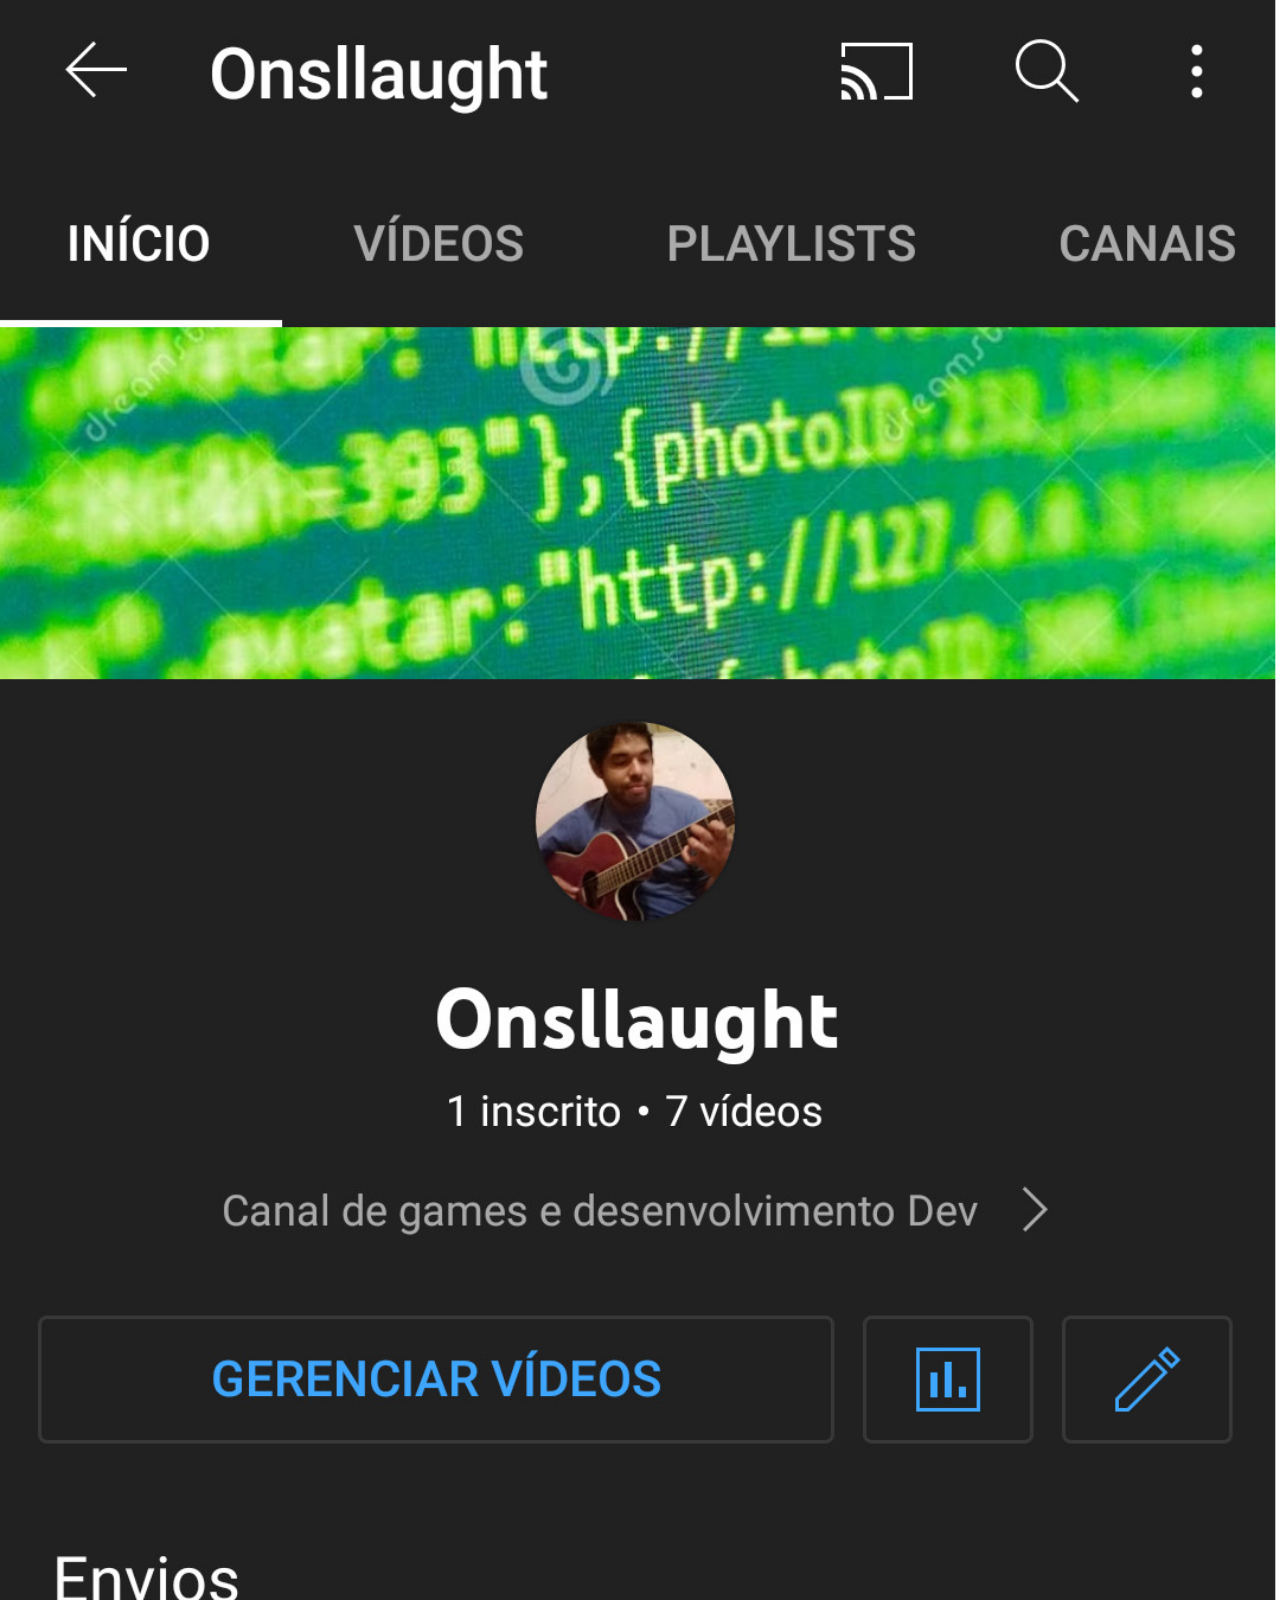
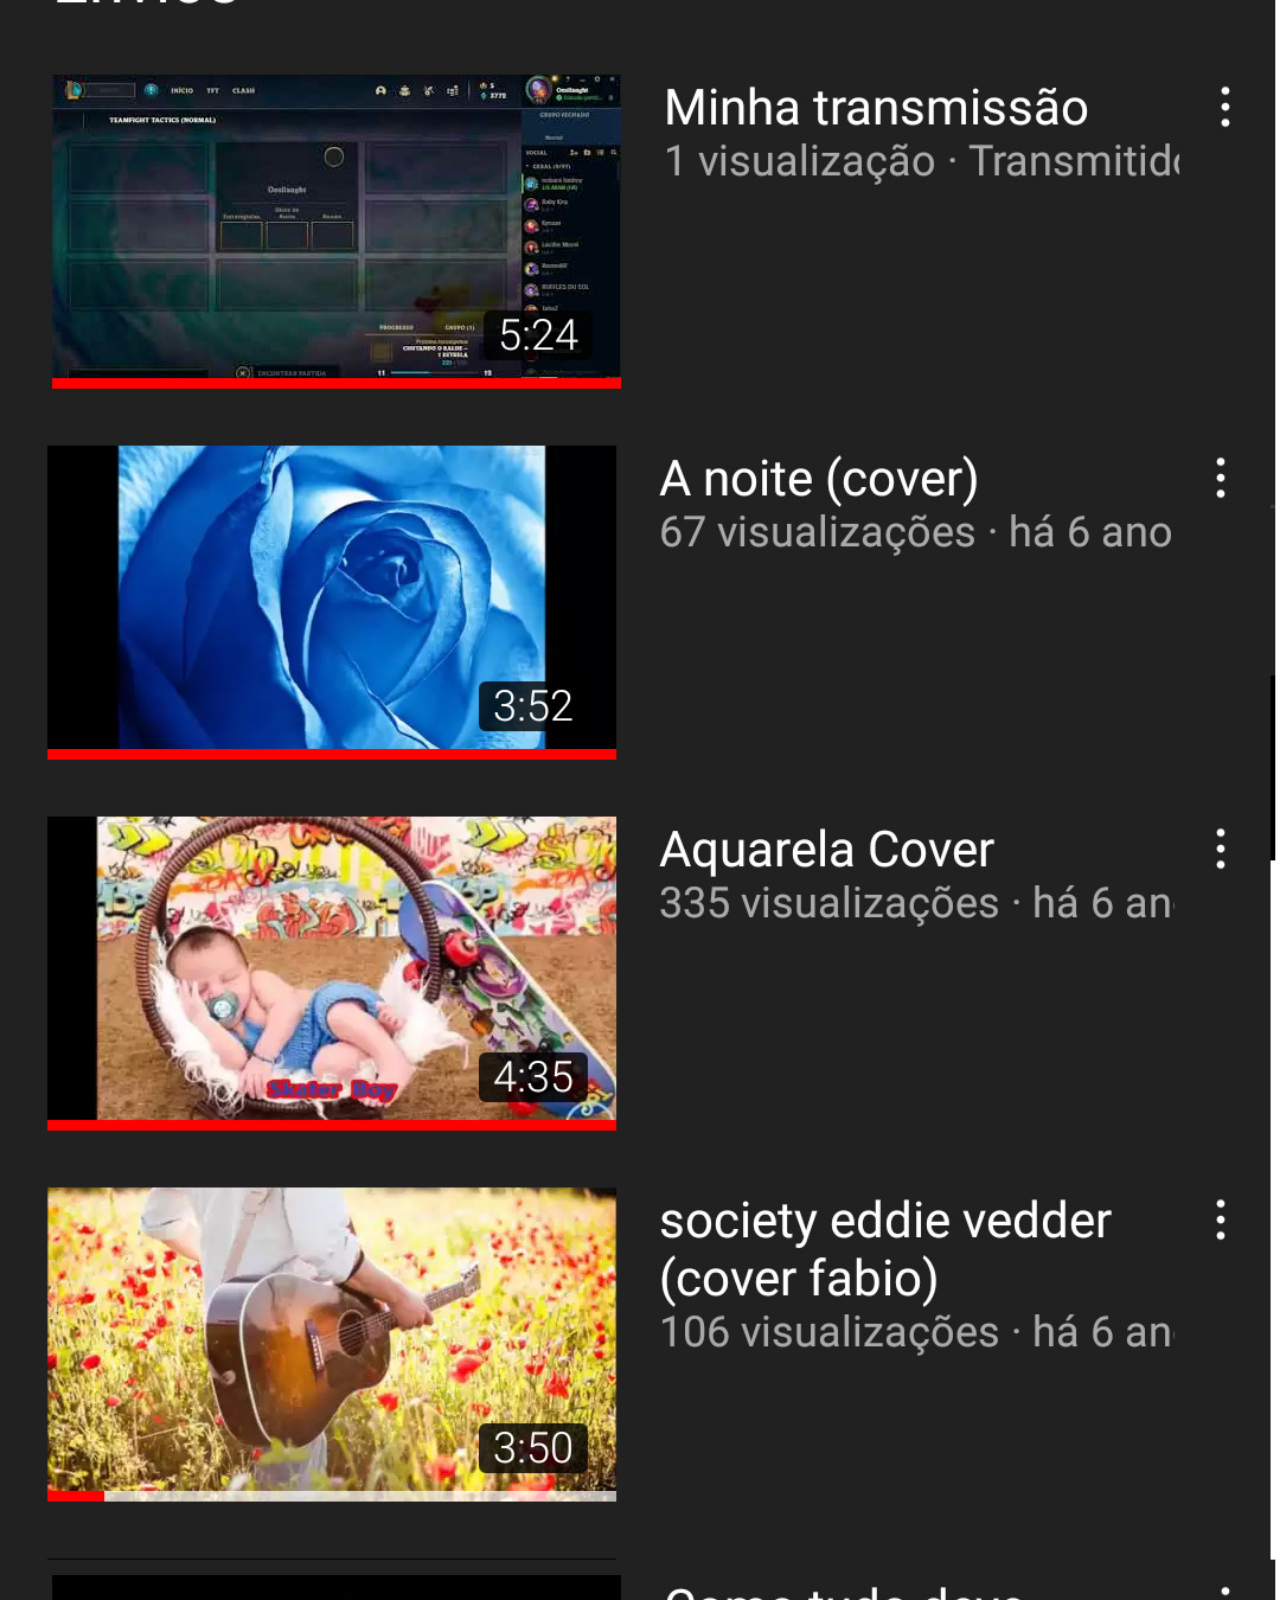
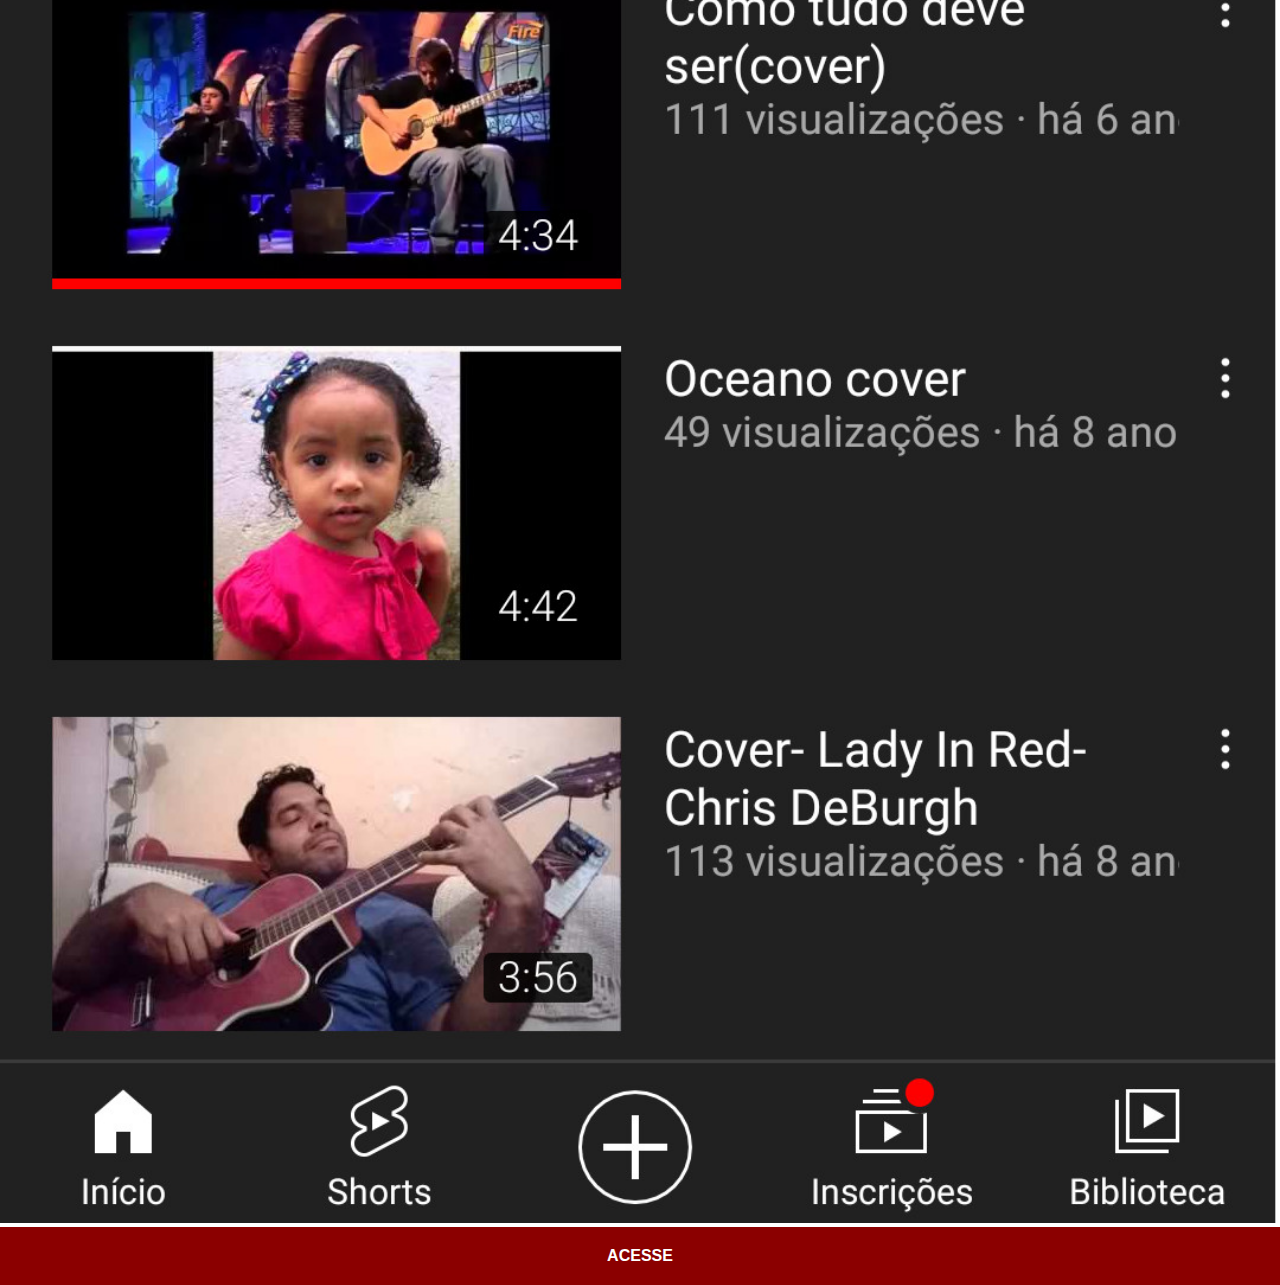
<file: youtube.html>
<!DOCTYPE html>
<html lang="pt-br">
<head>
    <meta charset="UTF-8">
    <meta http-equiv="X-UA-Compatible" content="IE=edge">
    <meta name="viewport" content="width=device-width, initial-scale=1.0">
    <title>YouTube</title>
    <link rel="stylesheet" href="estilo/social.css">
    
</head>
<body>
    <img src="imagens/youtubemeu.jpg" alt="YouTube">
    <a href="https://www.youtube.com/channel/UC7obzm8LE5_zGbbsqZ4dxAg" target="_blank">ACESSE</a>
</body>
</html>
</file>
<file: estilo/estilo.css>
@charset "UTF-8";
*{
    margin: 0px;
    padding: 0px;
    font-family: Arial, Helvetica, sans-serif;
}
html, body{
    height: 100vh;
    width: 100vw;
    background-color: black;
}

main{
    height: 100vh;
    position: relative;
    
}
body{
    background-image: url('../imagens/fundo-madeira.jpg') ;
    background-repeat: no-repeat;
    background-position: top center;
    background-size: cover;
    background-attachment: fixed;
}

section#telefone{
    position: absolute;
    top:50%;
    left: 50%;
    transform: translate(-50%, -50%);
    
    height: 627px;
    width:311px;
    background-image: url('../imagens/frame-iphone.png');
    background-repeat: no-repeat;
    border-radius: 40px;
}
iframe#tela{
    position:relative;
    top: 80px;
    left:22px;
    width: 267px;
    height: 471px;
    
}
section#redes-sociais{
    text-align: right;
}
section#redes-sociais img{
    width: 50px;
    margin: 10px;
    border-radius: 50%;
    box-shadow: 2px 2px 5px rgba(0, 0, 0, 0.402);
    box-sizing: border-box;

}
#redes-sociais img:hover{
    border: 2px solid rgba(255, 255, 255, 0.615);
    transform: translate(-3px, -3px );
    box-shadow: 5px 5px 10px rgba(0, 0, 0, 0.613);
    transition-duration: .2s ;



















}
</file>
<file: estilo/social.css>
@charset "UTF-8";

        *{
            margin: 0px;
            padding: 0px;
            font-family: Arial, Helvetica, sans-serif;
        }
        ::-webkit-scrollbar {
            width: 0px;
            height: 0px;
        }
        img{
           width: 100vw;
        }
        a{
          display: block;
          background-color: darkred;
          color: white;
          padding: 20px;
          text-align: center;
          font-weight: bolder;
          text-decoration: none; 
           
        }
        a:hover{
            background-color: red;
        }
</file>
